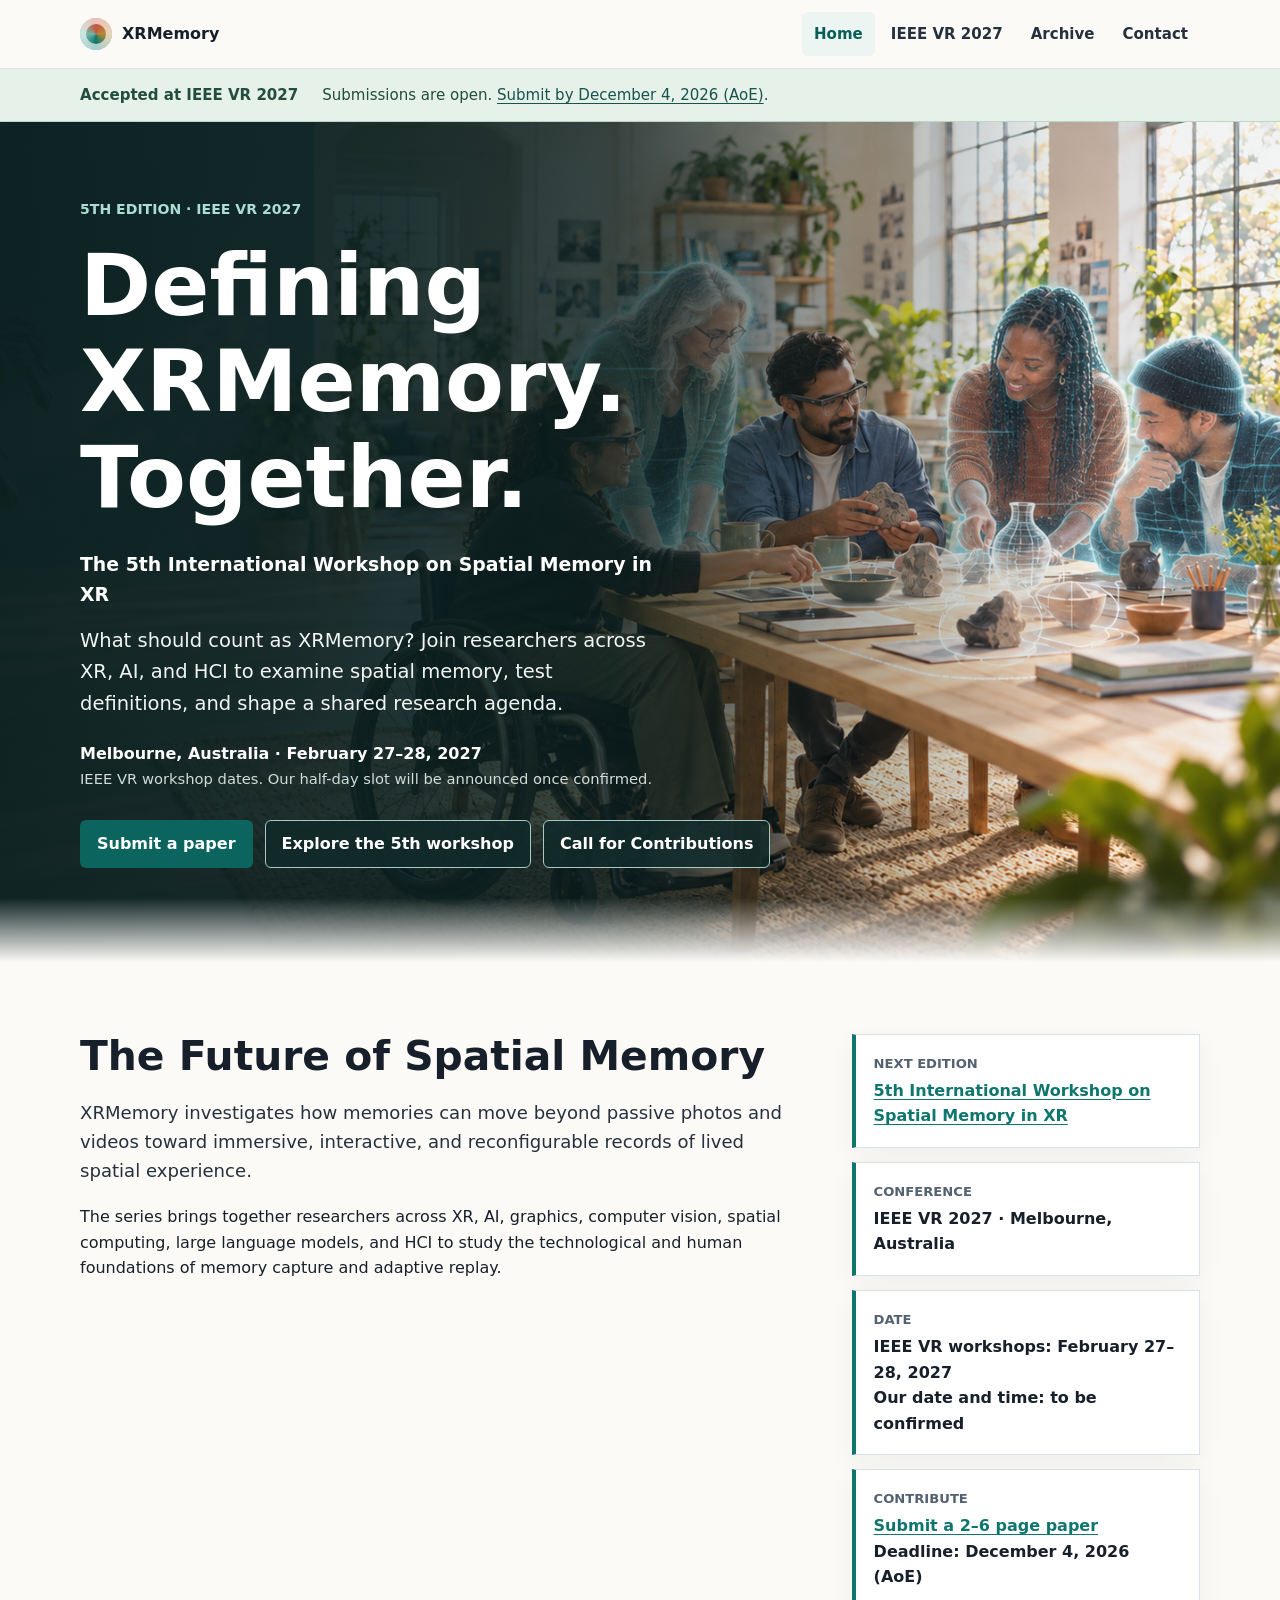
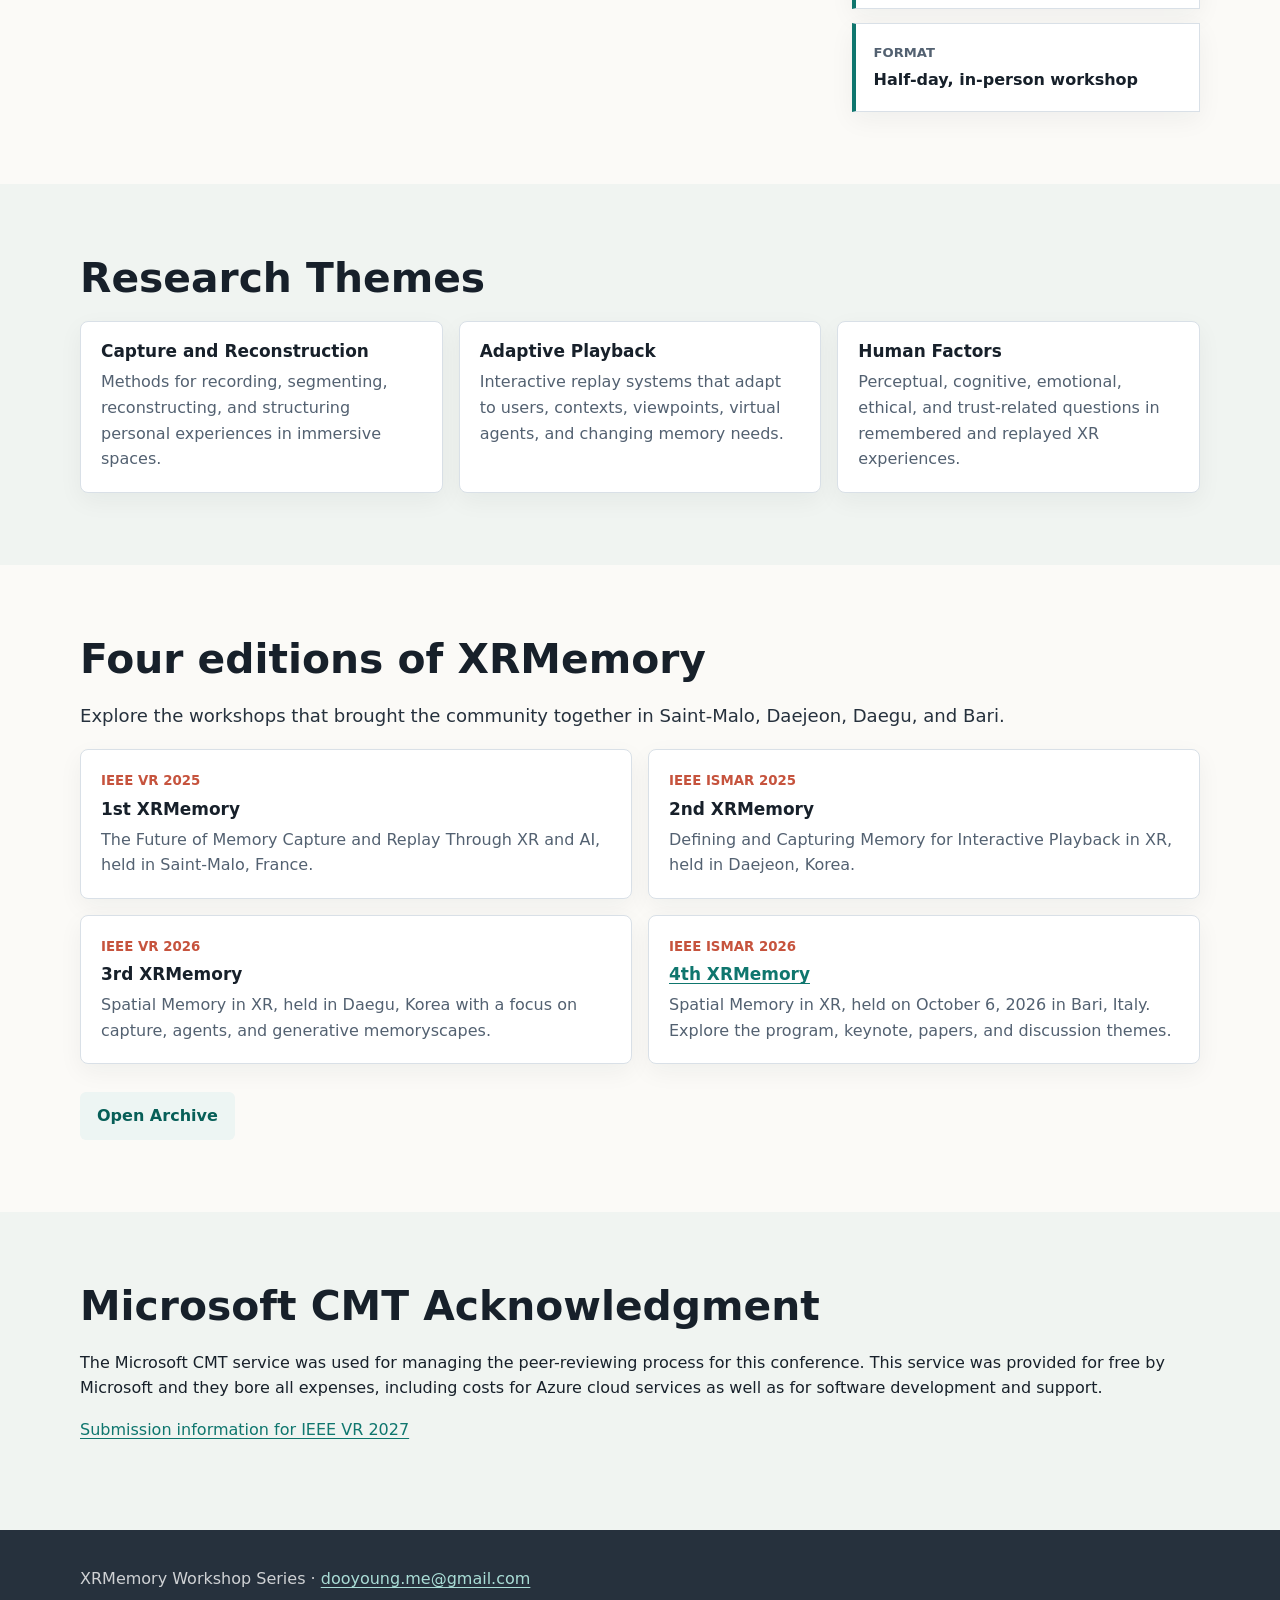
<file: index.html>
<!doctype html>
<html lang="en">
  <head>
    <meta charset="utf-8">
    <meta name="viewport" content="width=device-width, initial-scale=1">
    <title>XRMemory | 5th Workshop at IEEE VR 2027</title>
    <meta name="description" content="XRMemory returns at IEEE VR 2027 in Melbourne. Explore the accepted fifth workshop on spatial memory in XR, its Call for Contributions, and four past editions.">
    <meta property="og:type" content="website">
    <meta property="og:site_name" content="XRMemory">
    <meta property="og:title" content="5th XRMemory · IEEE VR 2027">
    <meta property="og:description" content="The 5th International Workshop on Spatial Memory in XR, accepted at IEEE VR 2027 in Melbourne. Explore the Call for Contributions and workshop program.">
    <meta property="og:url" content="https://xrmemory.org/">
    <meta property="og:image" content="https://xrmemory.org/assets/xrmemory-hero-vr2027.png">
    <meta name="twitter:card" content="summary_large_image">
    <meta name="twitter:title" content="5th XRMemory · IEEE VR 2027">
    <meta name="twitter:description" content="The 5th International Workshop on Spatial Memory in XR, accepted at IEEE VR 2027 in Melbourne. Explore the Call for Contributions and workshop program.">
    <meta name="twitter:image" content="https://xrmemory.org/assets/xrmemory-hero-vr2027.png">
    <link rel="canonical" href="https://xrmemory.org/">
    <link rel="stylesheet" href="assets/styles.css">
    <link rel="stylesheet" href="workshop/vr2027/vr2027.css">
  </head>
  <body class="vr2027 home-page">
    <a class="skip-link" href="#main">Skip to content</a>
    <header class="site-header">
      <nav class="nav" aria-label="Main navigation">
        <a class="brand" href="/"><span class="brand-mark" aria-hidden="true"></span><span>XRMemory</span></a>
        <button class="nav-toggle" type="button" aria-expanded="false" aria-controls="main-links">Menu</button>
        <div class="nav-links" id="main-links">
          <a href="/" aria-current="page">Home</a>
          <a href="/workshop/vr2027/">IEEE VR 2027</a>
          <a href="/archive/">Archive</a>
          <a href="/workshop/vr2027/#contact">Contact</a>
        </div>
      </nav>
    </header>

    <main id="main">
      <div class="event-banner"><div class="container"><strong>Accepted at IEEE VR 2027</strong><span>Submissions are open. <a href="https://cmt3.research.microsoft.com/XRMemory2027">Submit by December 4, 2026 (AoE)</a>.</span></div></div>
      <section class="hero workshop-hero">
        <img class="hero-bg" src="assets/xrmemory-hero-vr2027.png" alt="" aria-hidden="true" fetchpriority="high">
        <div class="hero-inner">
          <p class="eyebrow">5th edition · IEEE VR 2027</p>
          <h1>Defining XRMemory.<br>Together.</h1>
          <p class="hero-subtitle">The 5th International Workshop on Spatial Memory in XR</p>
          <p class="hero-copy">What should count as XRMemory? Join researchers across XR, AI, and HCI to examine spatial memory, test definitions, and shape a shared research agenda.</p>
          <p class="hero-date">Melbourne, Australia · February 27–28, 2027<br><span>IEEE VR workshop dates. Our half-day slot will be announced once confirmed.</span></p>
          <div class="hero-actions">
            <a class="button" href="https://cmt3.research.microsoft.com/XRMemory2027">Submit a paper</a>
            <a class="button secondary" href="workshop/vr2027/">Explore the 5th workshop</a>
            <a class="button secondary" href="workshop/vr2027/#contribute">Call for Contributions</a>
          </div>
        </div>
      </section>

      <section class="section">
        <div class="container intro-grid">
          <div>
            <h2>The Future of Spatial Memory</h2>
            <p class="lead">XRMemory investigates how memories can move beyond passive photos and videos toward immersive, interactive, and reconfigurable records of lived spatial experience.</p>
            <p>The series brings together researchers across XR, AI, graphics, computer vision, spatial computing, large language models, and HCI to study the technological and human foundations of memory capture and adaptive replay.</p>
          </div>
          <dl class="meta-list">
            <div class="meta-item">
              <dt>Next Edition</dt>
              <dd><a href="workshop/vr2027/">5th International Workshop on Spatial Memory in XR</a></dd>
            </div>
            <div class="meta-item">
              <dt>Conference</dt>
              <dd>IEEE VR 2027 · Melbourne, Australia</dd>
            </div>
            <div class="meta-item">
              <dt>Date</dt>
              <dd>IEEE VR workshops: February 27–28, 2027<br>Our date and time: to be confirmed</dd>
            </div>
            <div class="meta-item">
              <dt>Contribute</dt>
              <dd><a href="https://cmt3.research.microsoft.com/XRMemory2027">Submit a 2–6 page paper</a><br>Deadline: December 4, 2026 (AoE)</dd>
            </div>
            <div class="meta-item">
              <dt>Format</dt>
              <dd>Half-day, in-person workshop</dd>
            </div>
          </dl>
        </div>
      </section>

      <section class="section alt">
        <div class="container">
          <h2>Research Themes</h2>
          <div class="topic-grid">
            <article class="topic">
              <h3>Capture and Reconstruction</h3>
              <p>Methods for recording, segmenting, reconstructing, and structuring personal experiences in immersive spaces.</p>
            </article>
            <article class="topic">
              <h3>Adaptive Playback</h3>
              <p>Interactive replay systems that adapt to users, contexts, viewpoints, virtual agents, and changing memory needs.</p>
            </article>
            <article class="topic">
              <h3>Human Factors</h3>
              <p>Perceptual, cognitive, emotional, ethical, and trust-related questions in remembered and replayed XR experiences.</p>
            </article>
          </div>
        </div>
      </section>

      <section class="section">
        <div class="container">
          <h2>Four editions of XRMemory</h2>
          <p class="lead">Explore the workshops that brought the community together in Saint-Malo, Daejeon, Daegu, and Bari.</p>
          <div class="series-grid">
            <article class="archive-card">
              <small>IEEE VR 2025</small>
              <h3>1st XRMemory</h3>
              <p>The Future of Memory Capture and Replay Through XR and AI, held in Saint-Malo, France.</p>
            </article>
            <article class="archive-card">
              <small>IEEE ISMAR 2025</small>
              <h3>2nd XRMemory</h3>
              <p>Defining and Capturing Memory for Interactive Playback in XR, held in Daejeon, Korea.</p>
            </article>
            <article class="archive-card">
              <small>IEEE VR 2026</small>
              <h3>3rd XRMemory</h3>
              <p>Spatial Memory in XR, held in Daegu, Korea with a focus on capture, agents, and generative memoryscapes.</p>
            </article>
            <article class="archive-card">
              <small>IEEE ISMAR 2026</small>
              <h3><a href="workshop/ismar2026/">4th XRMemory</a></h3>
              <p>Spatial Memory in XR, held on October 6, 2026 in Bari, Italy. Explore the program, keynote, papers, and discussion themes.</p>
            </article>
          </div>
          <div class="button-row">
            <a class="button light" href="archive/">Open Archive</a>
          </div>
        </div>
      </section>

      <section class="section alt" id="acknowledgment">
        <div class="container">
          <h2>Microsoft CMT Acknowledgment</h2>
          <p>The Microsoft CMT service was used for managing the peer-reviewing process for this conference. This service was provided for free by Microsoft and they bore all expenses, including costs for Azure cloud services as well as for software development and support.</p>
          <p><a href="workshop/vr2027/#contribute">Submission information for IEEE VR 2027</a></p>
        </div>
      </section>
    </main>

    <footer class="footer">
      <div class="container">
        XRMemory Workshop Series · <a href="mailto:dooyoung.me@gmail.com">dooyoung.me@gmail.com</a>
      </div>
    </footer>
    <script src="assets/site.js"></script>
  </body>
</html>
</file>
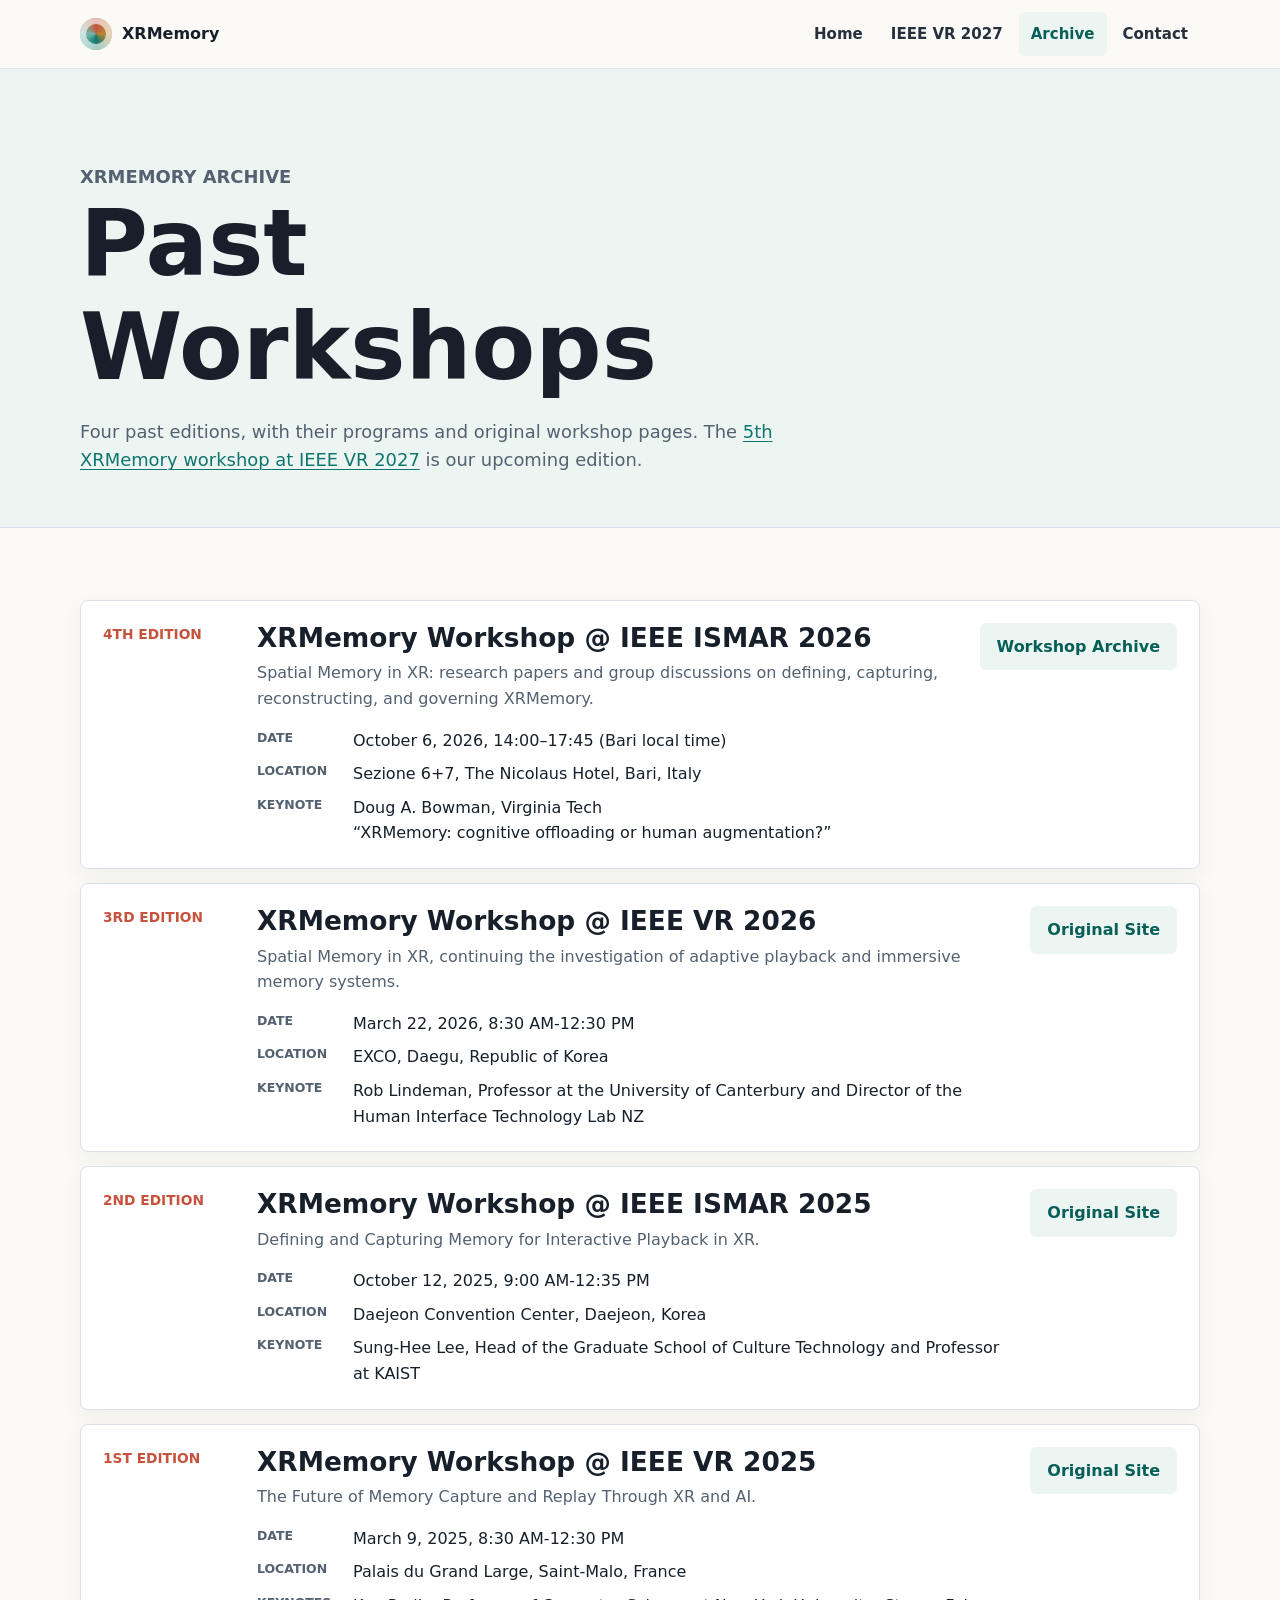
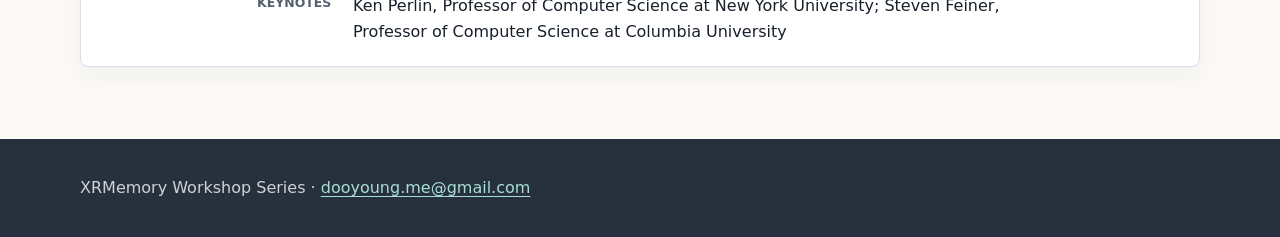
<file: archive/index.html>
<!doctype html>
<html lang="en">
  <head>
    <meta charset="utf-8">
    <meta name="viewport" content="width=device-width, initial-scale=1">
    <title>Archive | XRMemory</title>
    <meta name="description" content="Archive of past XRMemory workshops at IEEE VR and IEEE ISMAR.">
    <link rel="stylesheet" href="../assets/styles.css">
  </head>
  <body>
    <header class="site-header">
      <nav class="nav" aria-label="Main navigation">
        <a class="brand" href="/"><span class="brand-mark" aria-hidden="true"></span><span>XRMemory</span></a>
        <button class="nav-toggle" type="button" aria-expanded="false" aria-controls="main-links">Menu</button>
        <div class="nav-links" id="main-links">
          <a href="/">Home</a>
          <a href="/workshop/vr2027/">IEEE VR 2027</a>
          <a href="/archive/" aria-current="page">Archive</a>
          <a href="/workshop/vr2027/#contact">Contact</a>
        </div>
      </nav>
    </header>

    <main>
      <section class="page-hero">
        <div class="container">
          <p class="eyebrow">XRMemory Archive</p>
          <h1>Past Workshops</h1>
          <p>Four past editions, with their programs and original workshop pages. The <a href="../workshop/vr2027/">5th XRMemory workshop at IEEE VR 2027</a> is our upcoming edition.</p>
        </div>
      </section>

      <section class="section">
        <div class="container archive-list">
          <article class="archive-entry">
            <div class="archive-year">4th Edition</div>
            <div class="archive-main">
              <h2>XRMemory Workshop @ IEEE ISMAR 2026</h2>
              <p>Spatial Memory in XR: research papers and group discussions on defining, capturing, reconstructing, and governing XRMemory.</p>
              <dl class="archive-facts">
                <div><dt>Date</dt><dd>October 6, 2026, 14:00–17:45 (Bari local time)</dd></div>
                <div><dt>Location</dt><dd>Sezione 6+7, The Nicolaus Hotel, Bari, Italy</dd></div>
                <div><dt>Keynote</dt><dd>Doug A. Bowman, Virginia Tech<br>“XRMemory: cognitive offloading or human augmentation?”</dd></div>
              </dl>
            </div>
            <a class="button light" href="../workshop/ismar2026/">Workshop Archive</a>
          </article>

          <article class="archive-entry">
            <div class="archive-year">3rd Edition</div>
            <div class="archive-main">
              <h2>XRMemory Workshop @ IEEE VR 2026</h2>
              <p>Spatial Memory in XR, continuing the investigation of adaptive playback and immersive memory systems.</p>
              <dl class="archive-facts">
                <div><dt>Date</dt><dd>March 22, 2026, 8:30 AM-12:30 PM</dd></div>
                <div><dt>Location</dt><dd>EXCO, Daegu, Republic of Korea</dd></div>
                <div><dt>Keynote</dt><dd>Rob Lindeman, Professor at the University of Canterbury and Director of the Human Interface Technology Lab NZ</dd></div>
              </dl>
            </div>
            <a class="button light" href="https://sites.google.com/view/xrmemory26-ieee-vr2026/main">Original Site</a>
          </article>

          <article class="archive-entry">
            <div class="archive-year">2nd Edition</div>
            <div class="archive-main">
              <h2>XRMemory Workshop @ IEEE ISMAR 2025</h2>
              <p>Defining and Capturing Memory for Interactive Playback in XR.</p>
              <dl class="archive-facts">
                <div><dt>Date</dt><dd>October 12, 2025, 9:00 AM-12:35 PM</dd></div>
                <div><dt>Location</dt><dd>Daejeon Convention Center, Daejeon, Korea</dd></div>
                <div><dt>Keynote</dt><dd>Sung-Hee Lee, Head of the Graduate School of Culture Technology and Professor at KAIST</dd></div>
              </dl>
            </div>
            <a class="button light" href="https://sites.google.com/view/xrmemory25/main">Original Site</a>
          </article>

          <article class="archive-entry">
            <div class="archive-year">1st Edition</div>
            <div class="archive-main">
              <h2>XRMemory Workshop @ IEEE VR 2025</h2>
              <p>The Future of Memory Capture and Replay Through XR and AI.</p>
              <dl class="archive-facts">
                <div><dt>Date</dt><dd>March 9, 2025, 8:30 AM-12:30 PM</dd></div>
                <div><dt>Location</dt><dd>Palais du Grand Large, Saint-Malo, France</dd></div>
                <div><dt>Keynotes</dt><dd>Ken Perlin, Professor of Computer Science at New York University; Steven Feiner, Professor of Computer Science at Columbia University</dd></div>
              </dl>
            </div>
            <a class="button light" href="https://sites.google.com/view/spatial-memory-vr-2025/main">Original Site</a>
          </article>
        </div>
      </section>
    </main>

    <footer class="footer">
      <div class="container">
        XRMemory Workshop Series · <a href="mailto:dooyoung.me@gmail.com">dooyoung.me@gmail.com</a>
      </div>
    </footer>
    <script src="../assets/site.js"></script>
  </body>
</html>
</file>
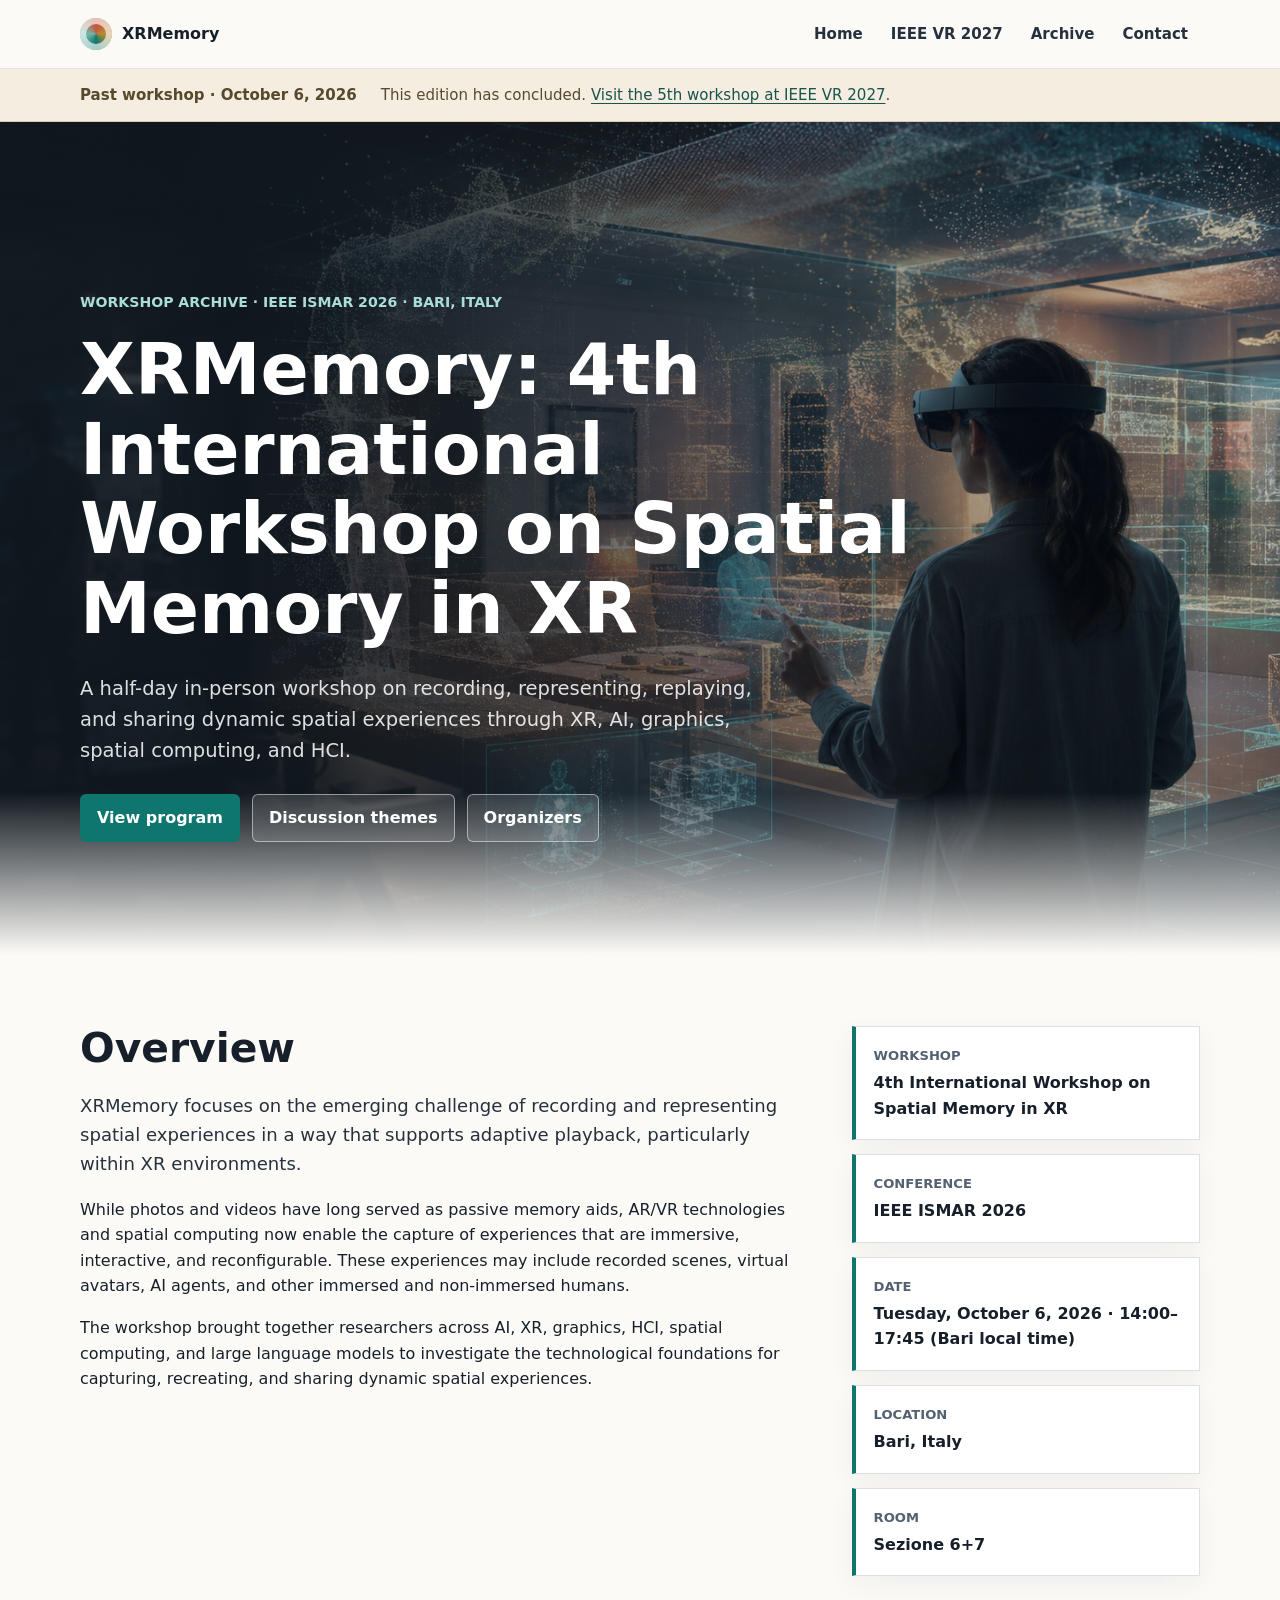
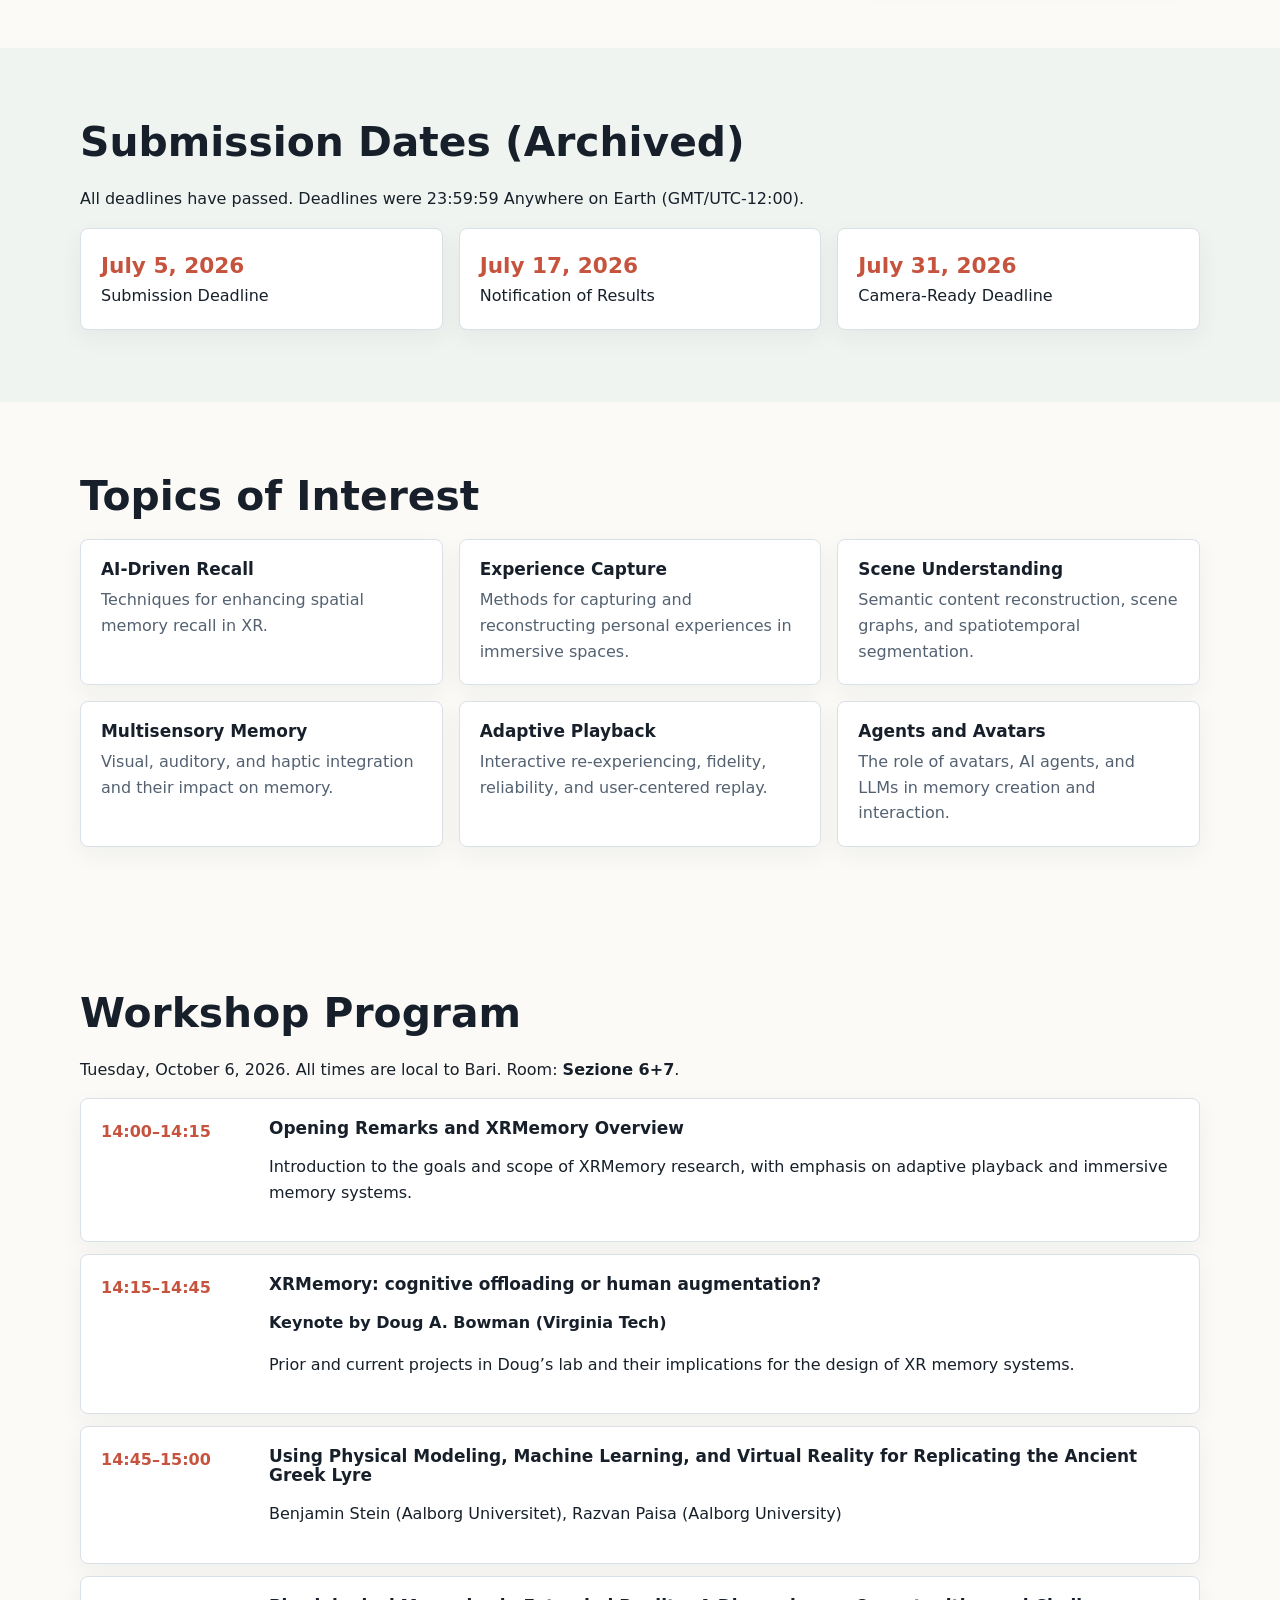
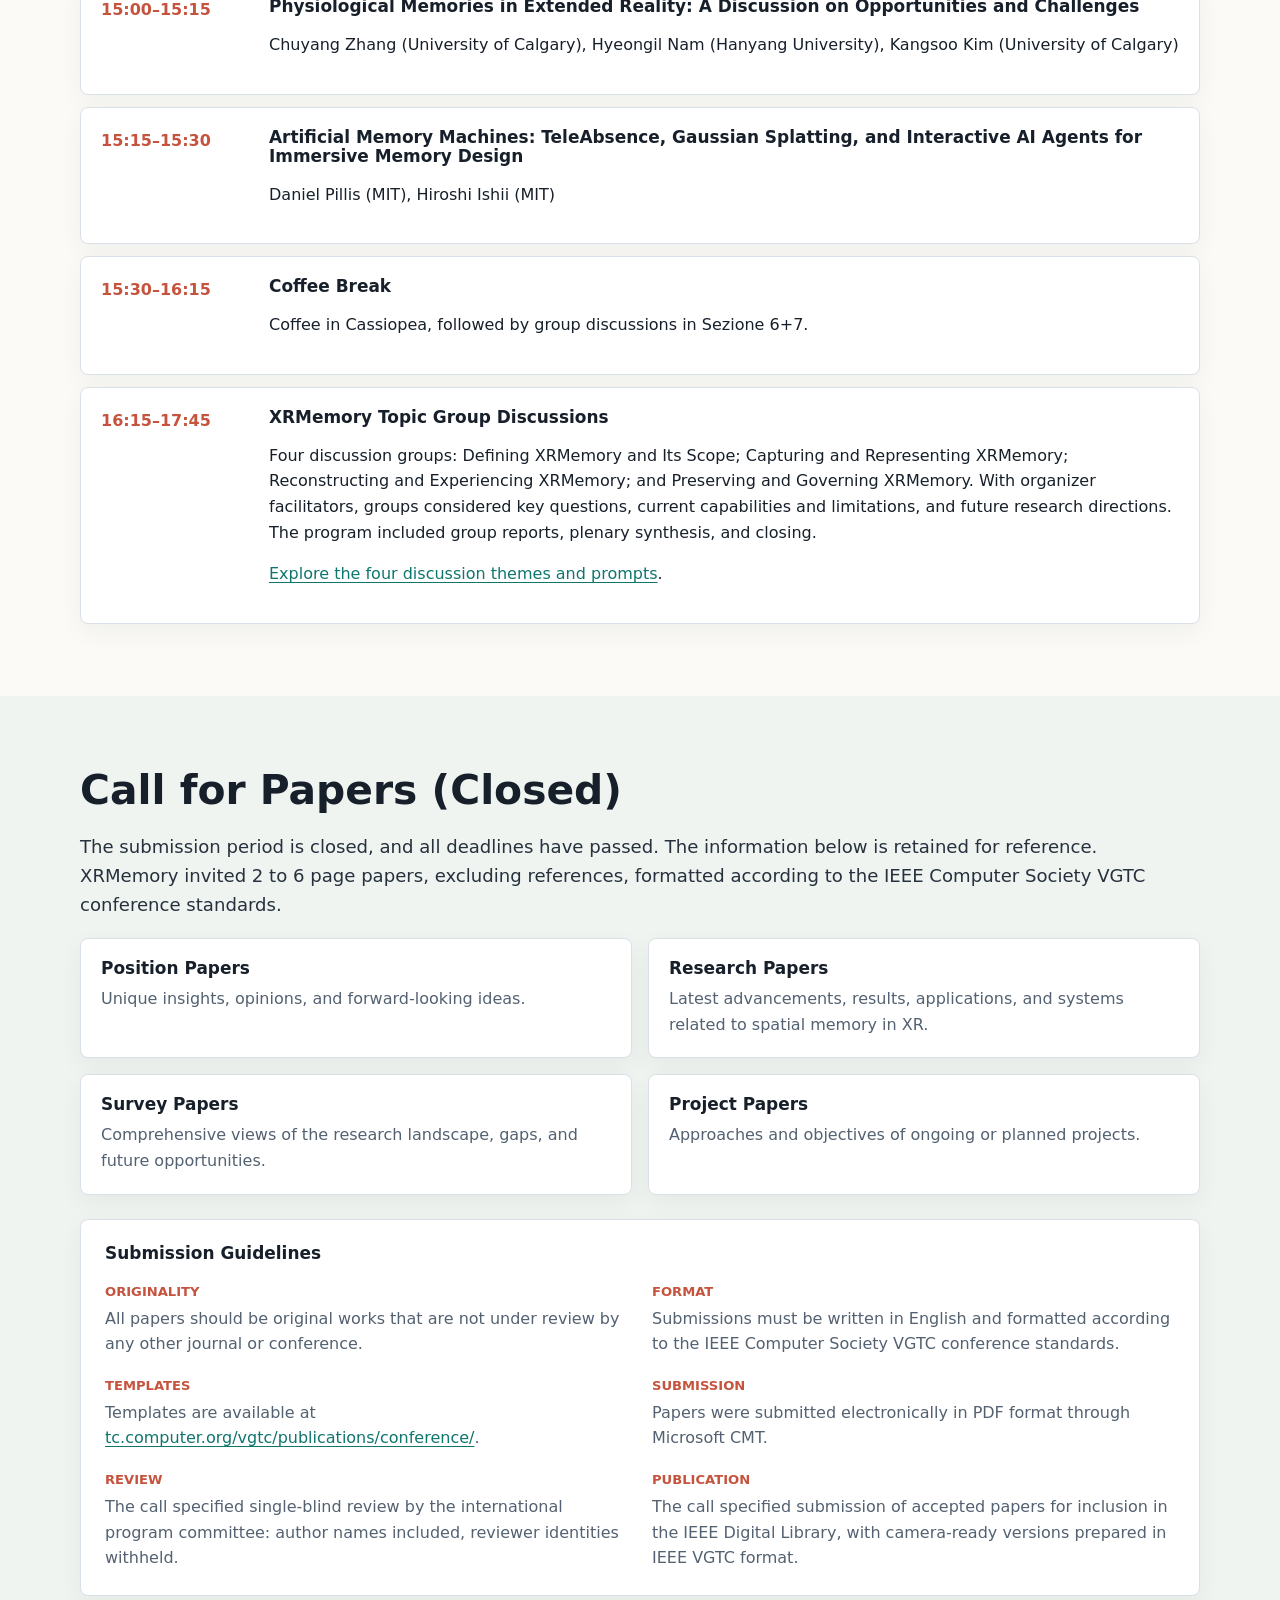
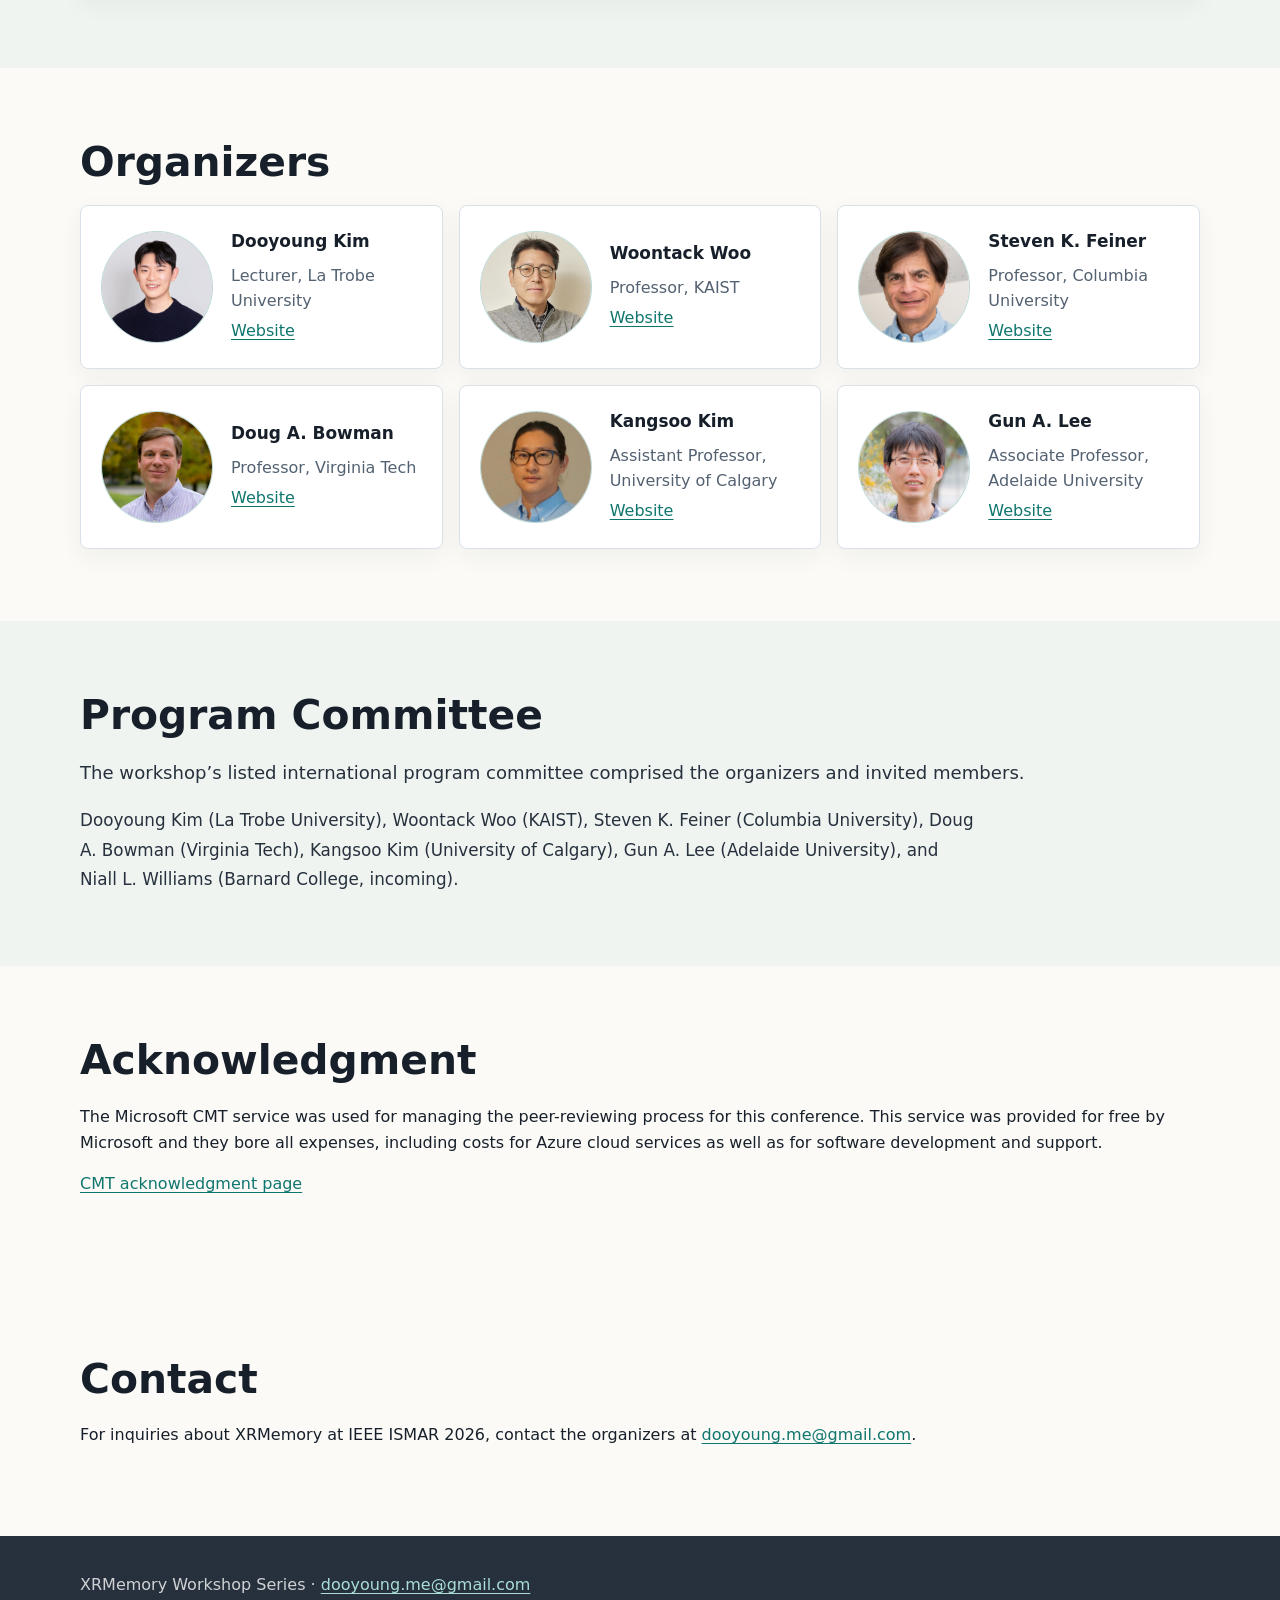
<file: workshop/ismar2026/index.html>
<!doctype html>
<html lang="en">
  <head>
    <meta charset="utf-8">
    <meta name="viewport" content="width=device-width, initial-scale=1">
    <title>ISMAR 2026 Archive | 4th XRMemory Workshop</title>
    <meta name="description" content="XRMemory: 4th International Workshop on Spatial Memory in XR, held on Tuesday, October 6, 2026, from 14:00 to 17:45 (Bari local time) at IEEE ISMAR 2026 in Bari, Italy.">
    <meta property="og:type" content="website">
    <meta property="og:site_name" content="XRMemory">
    <meta property="og:title" content="ISMAR 2026 Archive | 4th XRMemory Workshop">
    <meta property="og:description" content="Tuesday, October 6, 2026, from 14:00 to 17:45 (Bari local time) at IEEE ISMAR 2026 in Bari, Italy.">
    <meta property="og:url" content="https://xrmemory.org/workshop/ismar2026/">
    <meta property="og:image" content="https://xrmemory.org/assets/xrmemory-og-ismar2026.png">
    <meta property="og:image:width" content="1200">
    <meta property="og:image:height" content="630">
    <meta name="twitter:card" content="summary_large_image">
    <meta name="twitter:title" content="ISMAR 2026 Archive | 4th XRMemory Workshop">
    <meta name="twitter:description" content="Tuesday, October 6, 2026, from 14:00 to 17:45 (Bari local time) at IEEE ISMAR 2026 in Bari, Italy.">
    <meta name="twitter:image" content="https://xrmemory.org/assets/xrmemory-og-ismar2026.png">
    <link rel="stylesheet" href="../../assets/styles.css">
  </head>
  <body>
    <header class="site-header">
      <nav class="nav" aria-label="Main navigation">
        <a class="brand" href="/"><span class="brand-mark" aria-hidden="true"></span><span>XRMemory</span></a>
        <button class="nav-toggle" type="button" aria-expanded="false" aria-controls="main-links">Menu</button>
        <div class="nav-links" id="main-links">
          <a href="/">Home</a>
          <a href="/workshop/vr2027/">IEEE VR 2027</a>
          <a href="/archive/">Archive</a>
          <a href="/workshop/vr2027/#contact">Contact</a>
        </div>
      </nav>
    </header>

    <main>
      <div class="event-banner archive-banner"><div class="container"><strong>Past workshop · October 6, 2026</strong><span>This edition has concluded. <a href="../vr2027/">Visit the 5th workshop at IEEE VR 2027</a>.</span></div></div>
      <section class="hero workshop-hero">
        <img class="hero-bg" src="../../assets/xrmemory-hero.png" alt="" aria-hidden="true">
        <div class="hero-inner">
          <p class="eyebrow">Workshop archive · IEEE ISMAR 2026 · Bari, Italy</p>
          <h1>XRMemory: 4th International Workshop on Spatial Memory in XR</h1>
          <p class="hero-copy">A half-day in-person workshop on recording, representing, replaying, and sharing dynamic spatial experiences through XR, AI, graphics, spatial computing, and HCI.</p>
          <div class="hero-actions">
            <a class="button" href="#program">View program</a>
            <a class="button secondary" href="groups/">Discussion themes</a>
            <a class="button secondary" href="#organizers">Organizers</a>
          </div>
        </div>
      </section>

      <section class="section">
        <div class="container intro-grid">
          <div>
            <h2>Overview</h2>
            <p class="lead">XRMemory focuses on the emerging challenge of recording and representing spatial experiences in a way that supports adaptive playback, particularly within XR environments.</p>
            <p>While photos and videos have long served as passive memory aids, AR/VR technologies and spatial computing now enable the capture of experiences that are immersive, interactive, and reconfigurable. These experiences may include recorded scenes, virtual avatars, AI agents, and other immersed and non-immersed humans.</p>
            <p>The workshop brought together researchers across AI, XR, graphics, HCI, spatial computing, and large language models to investigate the technological foundations for capturing, recreating, and sharing dynamic spatial experiences.</p>
          </div>
          <dl class="meta-list">
            <div class="meta-item">
              <dt>Workshop</dt>
              <dd>4th International Workshop on Spatial Memory in XR</dd>
            </div>
            <div class="meta-item">
              <dt>Conference</dt>
              <dd>IEEE ISMAR 2026</dd>
            </div>
            <div class="meta-item">
              <dt>Date</dt>
              <dd>Tuesday, October 6, 2026 · 14:00–17:45 (Bari local time)</dd>
            </div>
            <div class="meta-item">
              <dt>Location</dt>
              <dd>Bari, Italy</dd>
            </div>
            <div class="meta-item">
              <dt>Room</dt>
              <dd>Sezione 6+7</dd>
            </div>
          </dl>
        </div>
      </section>

      <section class="section alt">
        <div class="container">
          <h2>Submission Dates (Archived)</h2>
          <p>All deadlines have passed. Deadlines were 23:59:59 Anywhere on Earth (GMT/UTC-12:00).</p>
          <div class="deadline-grid">
            <article class="deadline"><strong>July 5, 2026</strong><span>Submission Deadline</span></article>
            <article class="deadline"><strong>July 17, 2026</strong><span>Notification of Results</span></article>
            <article class="deadline"><strong>July 31, 2026</strong><span>Camera-Ready Deadline</span></article>
          </div>
        </div>
      </section>

      <section class="section">
        <div class="container">
          <h2>Topics of Interest</h2>
          <div class="topic-grid">
            <article class="topic"><h3>AI-Driven Recall</h3><p>Techniques for enhancing spatial memory recall in XR.</p></article>
            <article class="topic"><h3>Experience Capture</h3><p>Methods for capturing and reconstructing personal experiences in immersive spaces.</p></article>
            <article class="topic"><h3>Scene Understanding</h3><p>Semantic content reconstruction, scene graphs, and spatiotemporal segmentation.</p></article>
            <article class="topic"><h3>Multisensory Memory</h3><p>Visual, auditory, and haptic integration and their impact on memory.</p></article>
            <article class="topic"><h3>Adaptive Playback</h3><p>Interactive re-experiencing, fidelity, reliability, and user-centered replay.</p></article>
            <article class="topic"><h3>Agents and Avatars</h3><p>The role of avatars, AI agents, and LLMs in memory creation and interaction.</p></article>
          </div>
        </div>
      </section>

      <section class="section" id="program">
        <div class="container">
          <h2>Workshop Program</h2>
          <p>Tuesday, October 6, 2026. All times are local to Bari. Room: <strong>Sezione 6+7</strong>.</p>
          <div class="timeline">
            <article class="schedule-item">
              <div class="time">14:00–14:15</div>
              <div><h3>Opening Remarks and XRMemory Overview</h3><p>Introduction to the goals and scope of XRMemory research, with emphasis on adaptive playback and immersive memory systems.</p></div>
            </article>
            <article class="schedule-item">
              <div class="time">14:15–14:45</div>
              <div><h3>XRMemory: cognitive offloading or human augmentation?</h3><p><strong>Keynote by Doug A. Bowman (Virginia Tech)</strong></p><p>Prior and current projects in Doug’s lab and their implications for the design of XR memory systems.</p></div>
            </article>
            <article class="schedule-item">
              <div class="time">14:45–15:00</div>
              <div><h3>Using Physical Modeling, Machine Learning, and Virtual Reality for Replicating the Ancient Greek Lyre</h3><p>Benjamin Stein (Aalborg Universitet), Razvan Paisa (Aalborg University)</p></div>
            </article>
            <article class="schedule-item">
              <div class="time">15:00–15:15</div>
              <div><h3>Physiological Memories in Extended Reality: A Discussion on Opportunities and Challenges</h3><p>Chuyang Zhang (University of Calgary), Hyeongil Nam (Hanyang University), Kangsoo Kim (University of Calgary)</p></div>
            </article>
            <article class="schedule-item">
              <div class="time">15:15–15:30</div>
              <div><h3>Artificial Memory Machines: TeleAbsence, Gaussian Splatting, and Interactive AI Agents for Immersive Memory Design</h3><p>Daniel Pillis (MIT), Hiroshi Ishii (MIT)</p></div>
            </article>
            <article class="schedule-item">
              <div class="time">15:30–16:15</div>
              <div><h3>Coffee Break</h3><p>Coffee in Cassiopea, followed by group discussions in Sezione 6+7.</p></div>
            </article>
            <article class="schedule-item">
              <div class="time">16:15–17:45</div>
              <div><h3>XRMemory Topic Group Discussions</h3><p>Four discussion groups: Defining XRMemory and Its Scope; Capturing and Representing XRMemory; Reconstructing and Experiencing XRMemory; and Preserving and Governing XRMemory. With organizer facilitators, groups considered key questions, current capabilities and limitations, and future research directions. The program included group reports, plenary synthesis, and closing.</p><p><a href="groups/">Explore the four discussion themes and prompts</a>.</p></div>
            </article>
          </div>
        </div>
      </section>

      <section class="section alt" id="submit">
        <div class="container">
          <h2>Call for Papers (Closed)</h2>
          <p class="lead">The submission period is closed, and all deadlines have passed. The information below is retained for reference. XRMemory invited 2 to 6 page papers, excluding references, formatted according to the IEEE Computer Society VGTC conference standards.</p>
          <div class="paper-type-grid">
            <article class="topic"><h3>Position Papers</h3><p>Unique insights, opinions, and forward-looking ideas.</p></article>
            <article class="topic"><h3>Research Papers</h3><p>Latest advancements, results, applications, and systems related to spatial memory in XR.</p></article>
            <article class="topic"><h3>Survey Papers</h3><p>Comprehensive views of the research landscape, gaps, and future opportunities.</p></article>
            <article class="topic"><h3>Project Papers</h3><p>Approaches and objectives of ongoing or planned projects.</p></article>
          </div>
          <div class="submission-panel">
            <h3>Submission Guidelines</h3>
            <dl class="submission-details">
              <div>
                <dt>Originality</dt>
                <dd>All papers should be original works that are not under review by any other journal or conference.</dd>
              </div>
              <div>
                <dt>Format</dt>
                <dd>Submissions must be written in English and formatted according to the IEEE Computer Society VGTC conference standards.</dd>
              </div>
              <div>
                <dt>Templates</dt>
                <dd>Templates are available at <a href="https://tc.computer.org/vgtc/publications/conference/">tc.computer.org/vgtc/publications/conference/</a>.</dd>
              </div>
              <div>
                <dt>Submission</dt>
                <dd>Papers were submitted electronically in PDF format through Microsoft CMT.</dd>
              </div>
              <div>
                <dt>Review</dt>
                <dd>The call specified single-blind review by the international program committee: author names included, reviewer identities withheld.</dd>
              </div>
              <div>
                <dt>Publication</dt>
                <dd>The call specified submission of accepted papers for inclusion in the IEEE Digital Library, with camera-ready versions prepared in IEEE VGTC format.</dd>
              </div>
            </dl>
          </div>
        </div>
      </section>

      <section class="section" id="organizers">
        <div class="container">
          <h2>Organizers</h2>
          <div class="organizer-grid">
            <article class="person"><span class="organizer-photo"><img src="../../assets/organizers/dooyoung_kim.jpg" alt="Dooyoung Kim" onerror="this.remove()"></span><div class="person-info"><h3>Dooyoung Kim</h3><p>Lecturer, La Trobe University</p><p><a href="https://dooyoung.me">Website</a></p></div></article>
            <article class="person"><span class="organizer-photo"><img src="../../assets/organizers/woontack_woo.jpg" alt="Woontack Woo" onerror="this.remove()"></span><div class="person-info"><h3>Woontack Woo</h3><p>Professor, KAIST</p><p><a href="https://uvrlab.org">Website</a></p></div></article>
            <article class="person"><span class="organizer-photo"><img src="../../assets/organizers/steven_feiner.png" alt="Steven K. Feiner" onerror="this.remove()"></span><div class="person-info"><h3>Steven K. Feiner</h3><p>Professor, Columbia University</p><p><a href="https://www.cs.columbia.edu/~feiner/">Website</a></p></div></article>
            <article class="person"><span class="organizer-photo"><img src="../../assets/organizers/doug_bowman.jpg" alt="Doug A. Bowman" onerror="this.remove()"></span><div class="person-info"><h3>Doug A. Bowman</h3><p>Professor, Virginia Tech</p><p><a href="https://wordpress.cs.vt.edu/3digroup/author/dbowman/">Website</a></p></div></article>
            <article class="person"><span class="organizer-photo"><img src="../../assets/organizers/kangsoo_kim.jpg" alt="Kangsoo Kim" onerror="this.remove()"></span><div class="person-info"><h3>Kangsoo Kim</h3><p>Assistant Professor, University of Calgary</p><p><a href="https://hxi-lab.ca">Website</a></p></div></article>
            <article class="person"><span class="organizer-photo"><img src="../../assets/organizers/gun_lee.jpeg" alt="Gun A. Lee" onerror="this.remove()"></span><div class="person-info"><h3>Gun A. Lee</h3><p>Associate Professor, Adelaide University</p><p><a href="https://researchers.adelaide.edu.au/profile/gun.lee">Website</a></p></div></article>
          </div>
        </div>
      </section>

      <section class="section alt" id="committee">
        <div class="container">
          <h2>Program Committee</h2>
          <p class="lead">The workshop’s listed international program committee comprised the organizers and invited members.</p>
          <p class="committee-list">Dooyoung Kim (La Trobe University), Woontack Woo (KAIST), Steven K. Feiner (Columbia University), Doug A. Bowman (Virginia Tech), Kangsoo Kim (University of Calgary), Gun A. Lee (Adelaide University), and Niall L. Williams (Barnard College, incoming).</p>
        </div>
      </section>

      <section class="section" id="acknowledgment">
        <div class="container">
          <h2>Acknowledgment</h2>
          <p>The Microsoft CMT service was used for managing the peer-reviewing process for this conference. This service was provided for free by Microsoft and they bore all expenses, including costs for Azure cloud services as well as for software development and support.</p>
          <p><a href="cmt-acknowledgment.html">CMT acknowledgment page</a></p>
        </div>
      </section>

      <section class="section">
        <div class="container">
          <h2>Contact</h2>
          <p>For inquiries about XRMemory at IEEE ISMAR 2026, contact the organizers at <a href="mailto:dooyoung.me@gmail.com">dooyoung.me@gmail.com</a>.</p>
        </div>
      </section>
    </main>

    <footer class="footer">
      <div class="container">
        XRMemory Workshop Series · <a href="mailto:dooyoung.me@gmail.com">dooyoung.me@gmail.com</a>
      </div>
    </footer>
    <script src="../../assets/site.js"></script>
  </body>
</html>
</file>
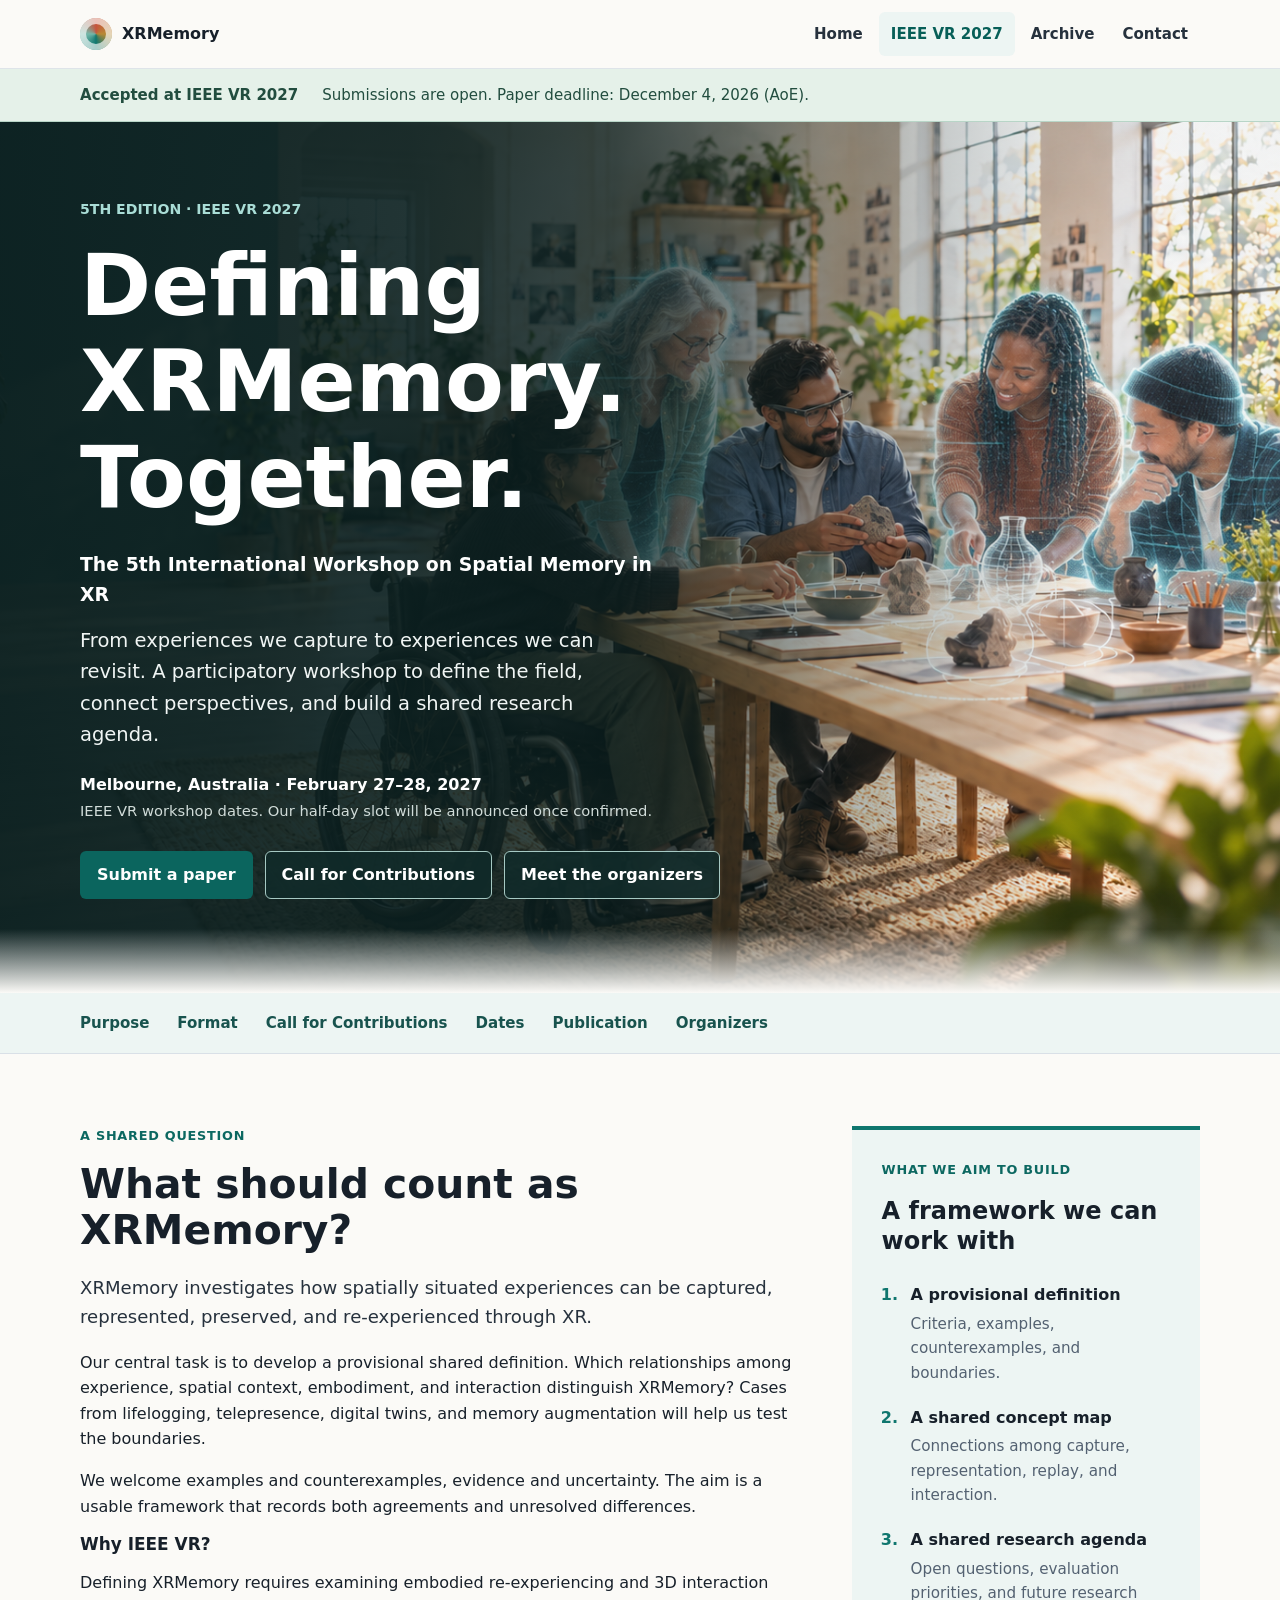
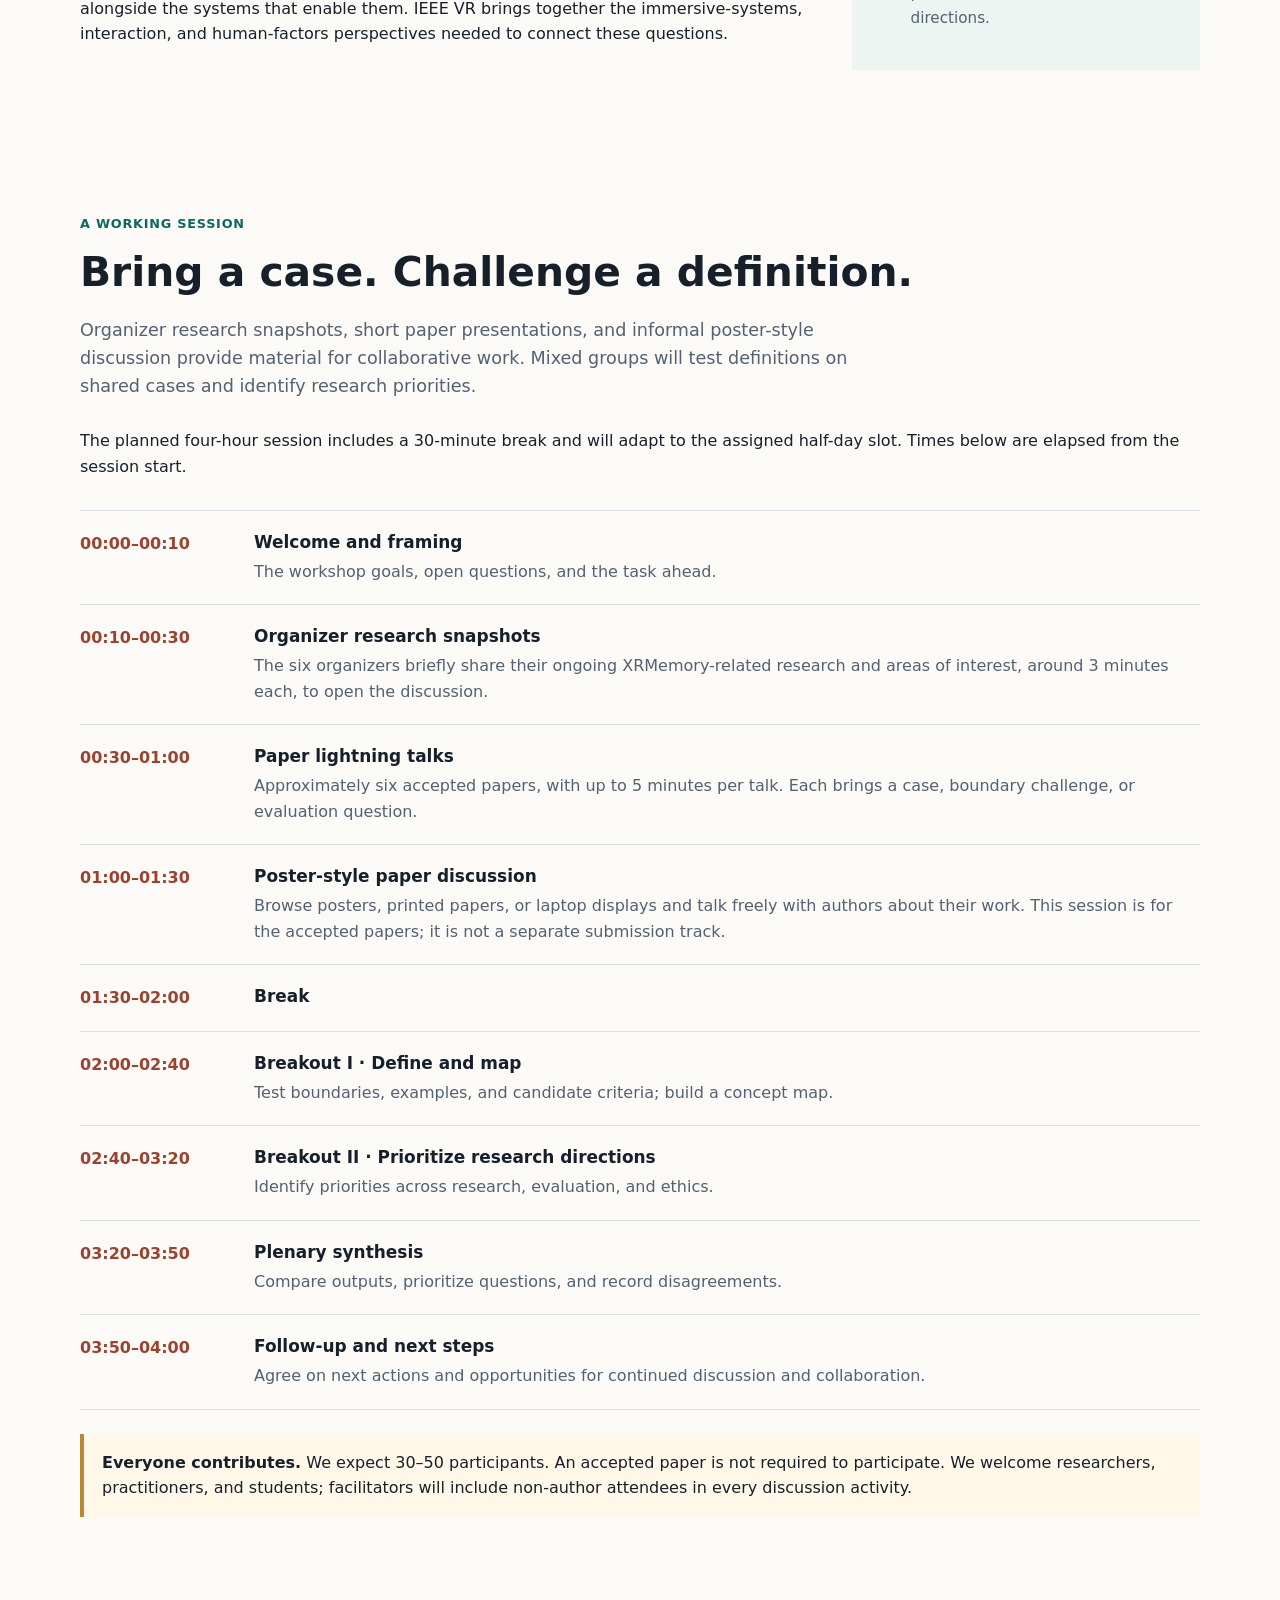
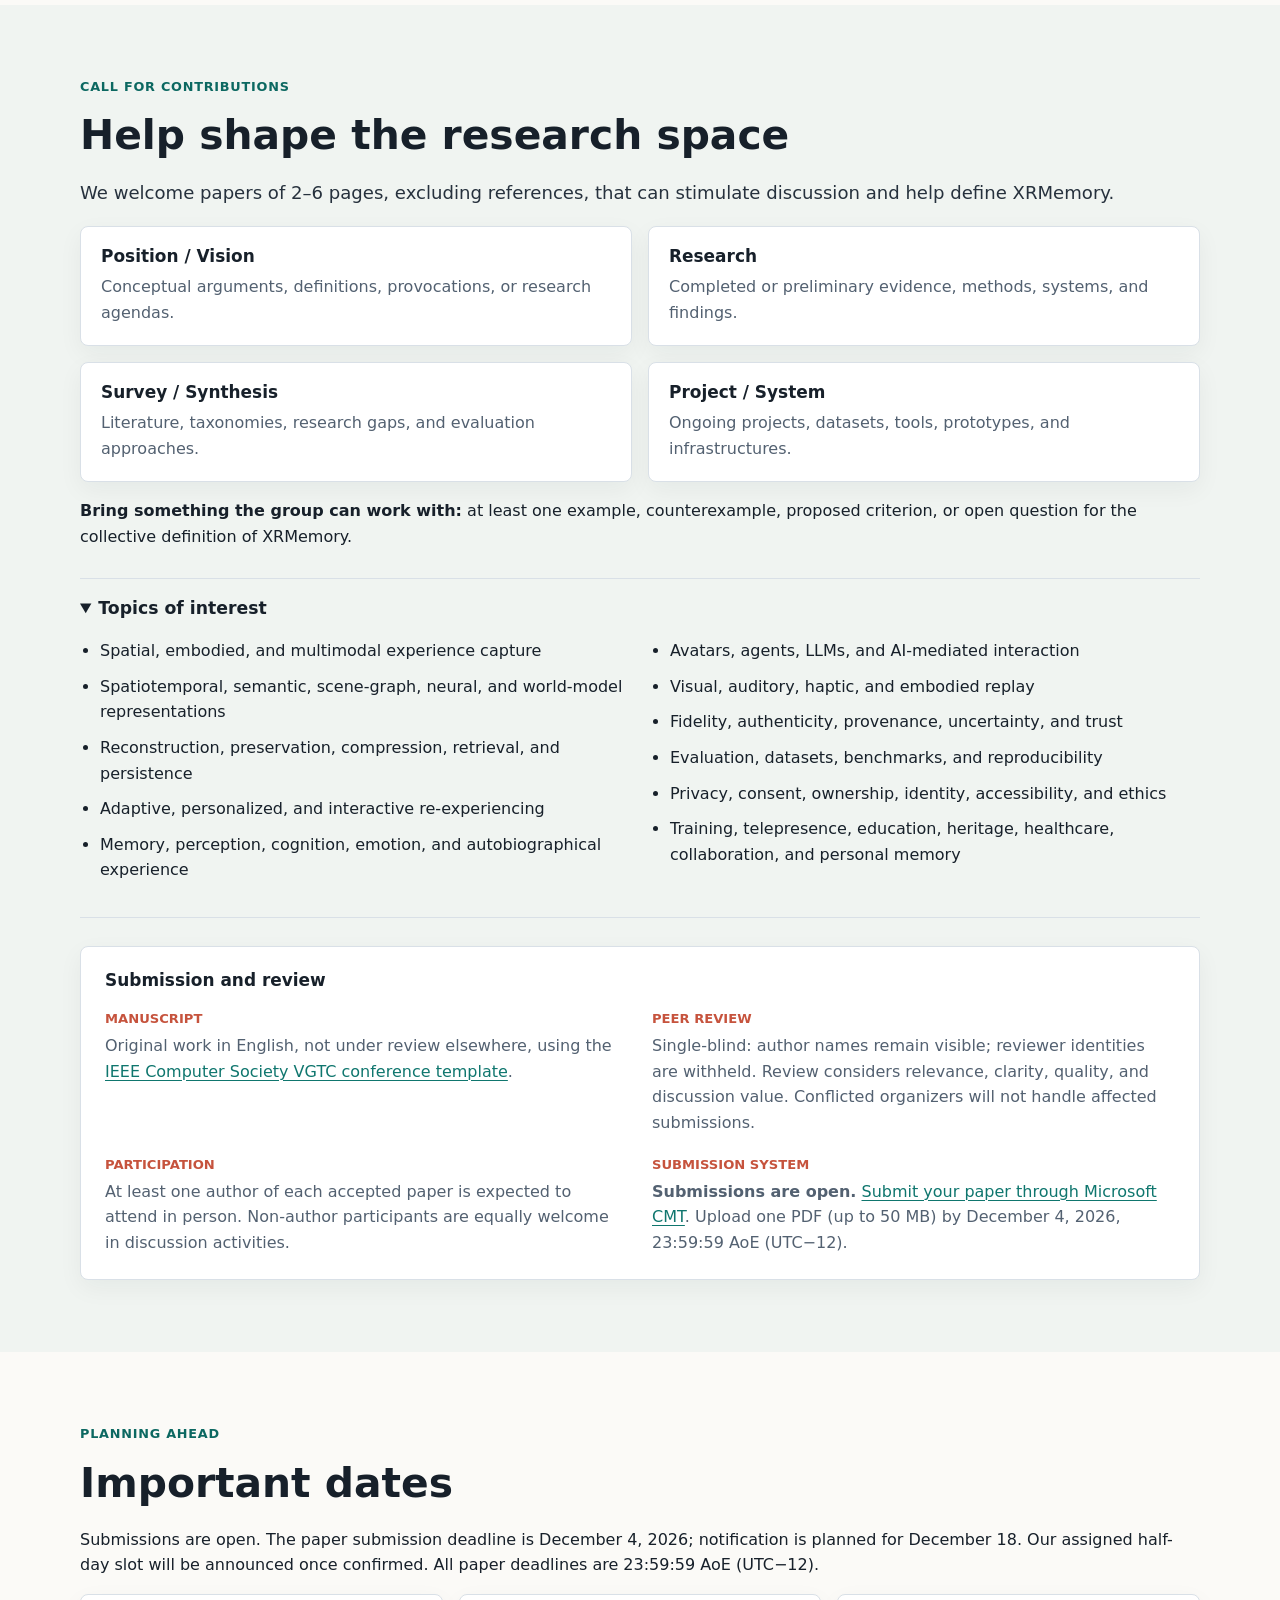
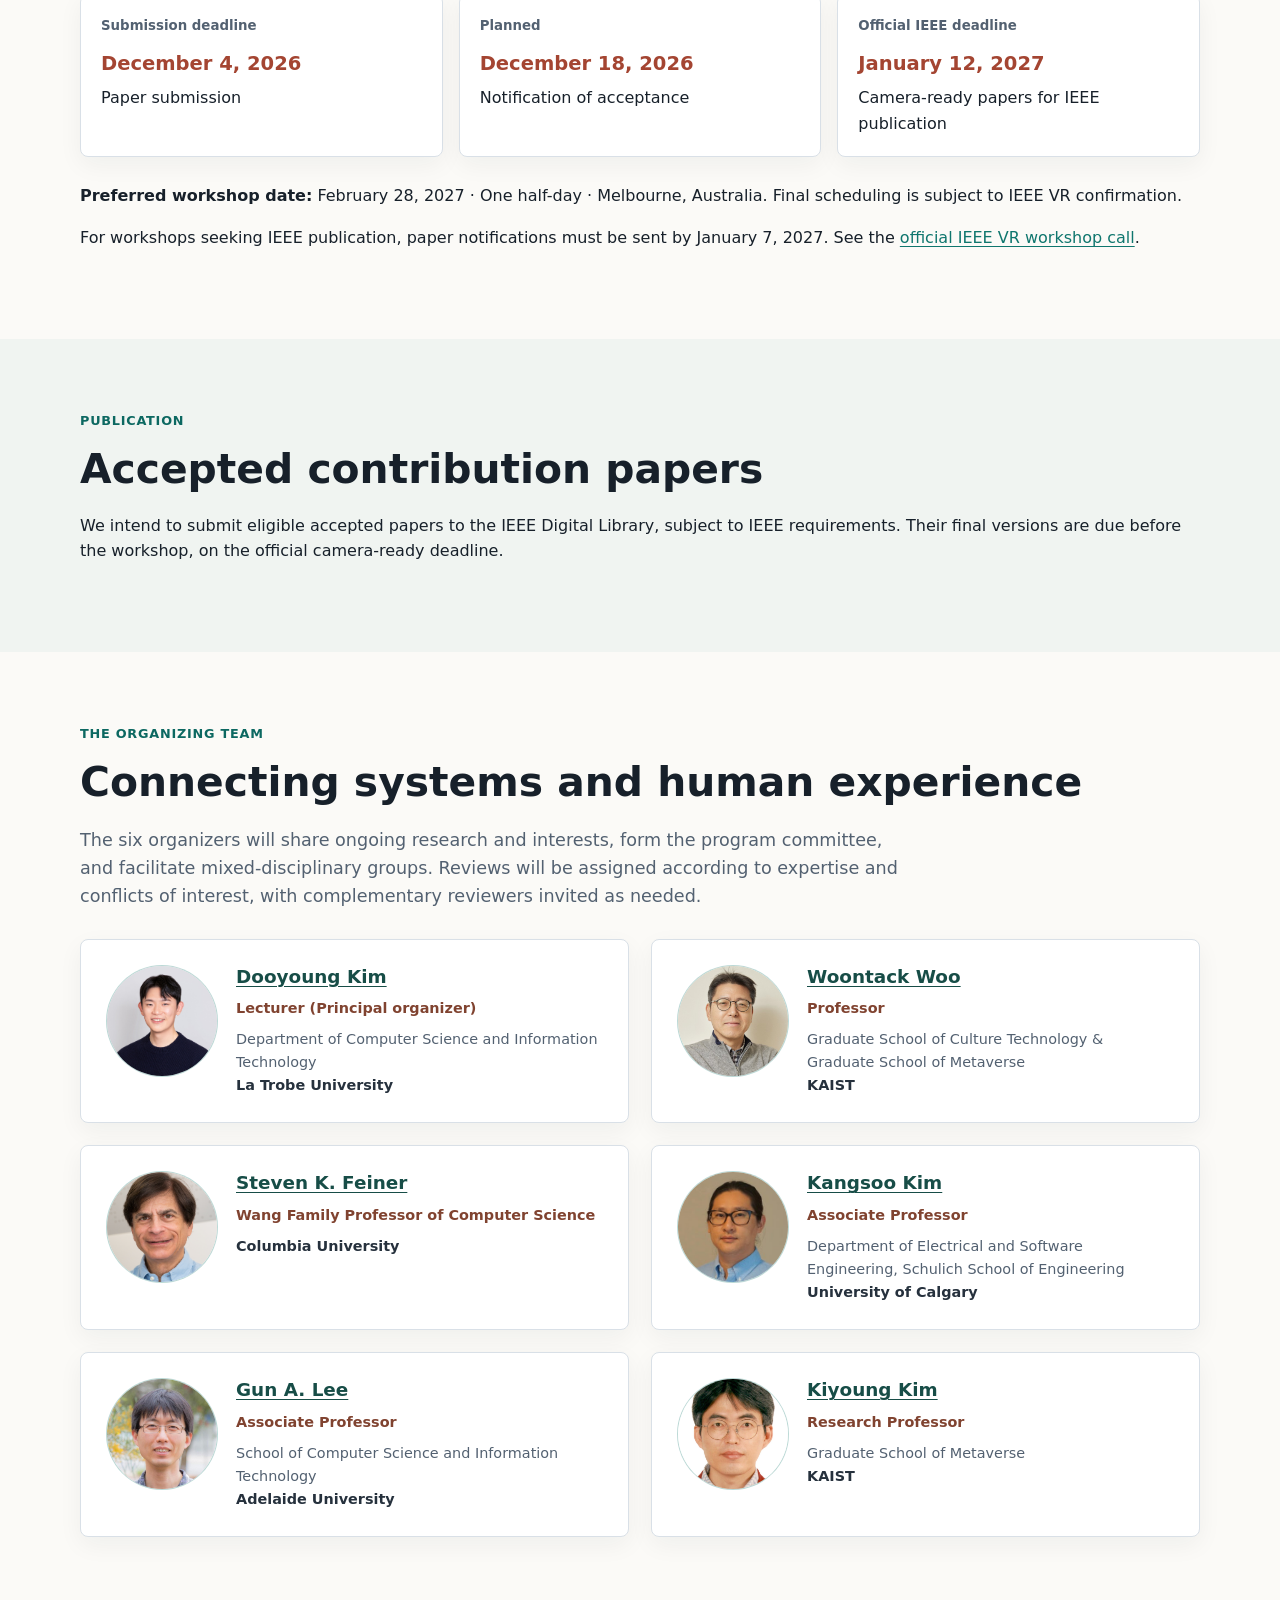
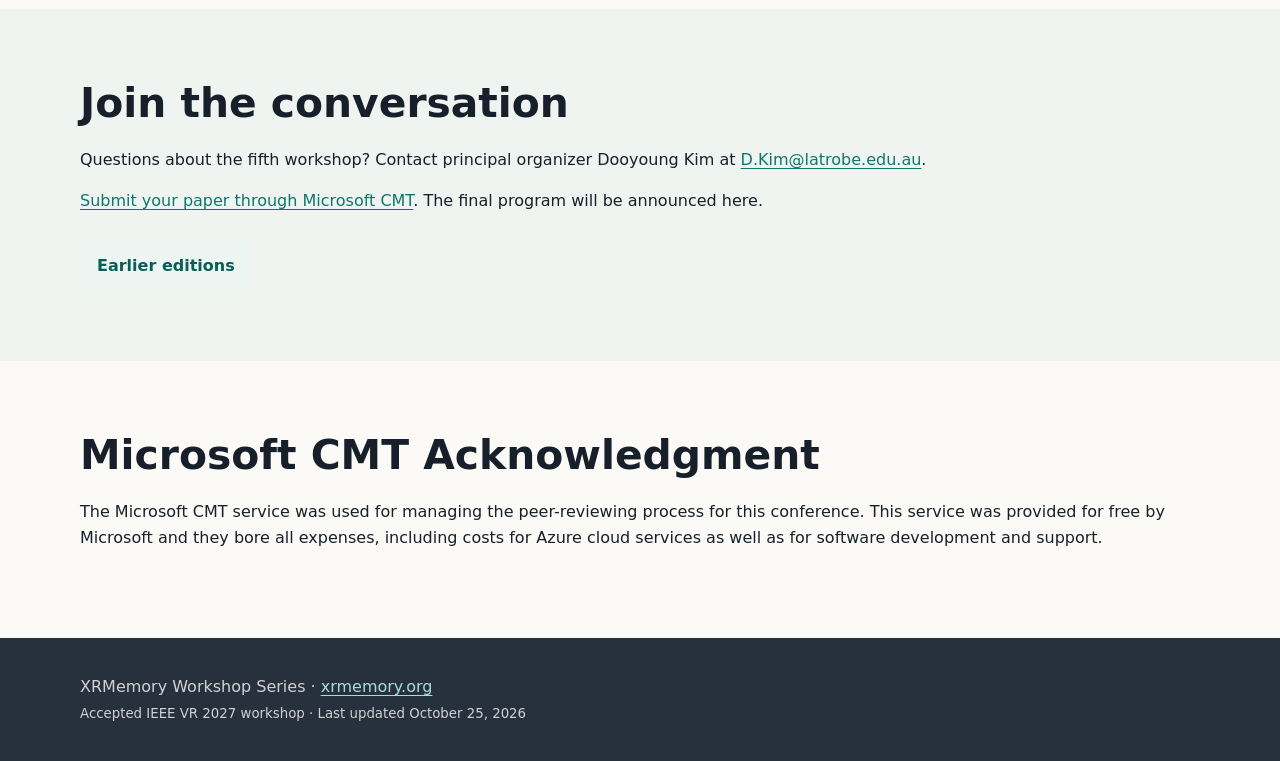
<file: workshop/vr2027/index.html>
<!doctype html>
<html lang="en">
<head>
  <meta charset="utf-8">
  <meta name="viewport" content="width=device-width, initial-scale=1">
  <title>5th XRMemory · IEEE VR 2027</title>
  <meta name="description" content="The accepted 5th XRMemory workshop at IEEE VR 2027 in Melbourne. Explore the call for contributions, planned program, and organizing team.">
  <link rel="canonical" href="https://xrmemory.org/workshop/vr2027/">
  <meta property="og:type" content="website">
  <meta property="og:site_name" content="XRMemory">
  <meta property="og:title" content="5th XRMemory · IEEE VR 2027">
  <meta property="og:description" content="Defining XRMemory together at IEEE VR 2027 in Melbourne. A half-day workshop on spatial memory in XR, with papers, discussion, and a shared research agenda.">
  <meta property="og:url" content="https://xrmemory.org/workshop/vr2027/">
  <meta property="og:image" content="https://xrmemory.org/assets/xrmemory-hero-vr2027.png">
  <meta property="og:image:alt" content="AR glasses wearers, including a wheelchair user, interact with holographic memory participants in a bright shared space.">
  <meta name="twitter:card" content="summary_large_image">
  <meta name="twitter:title" content="5th XRMemory · IEEE VR 2027">
  <meta name="twitter:description" content="Defining XRMemory together at IEEE VR 2027 in Melbourne. Call for Contributions and planned workshop program.">
  <meta name="twitter:image" content="https://xrmemory.org/assets/xrmemory-hero-vr2027.png">
  <link rel="stylesheet" href="../../assets/styles.css">
  <link rel="stylesheet" href="vr2027.css">
</head>
<body class="vr2027">
  <a class="skip-link" href="#main">Skip to content</a>
  <header class="site-header">
      <nav class="nav" aria-label="Main navigation">
        <a class="brand" href="/"><span class="brand-mark" aria-hidden="true"></span><span>XRMemory</span></a>
        <button class="nav-toggle" type="button" aria-expanded="false" aria-controls="main-links">Menu</button>
        <div class="nav-links" id="main-links">
          <a href="/">Home</a>
          <a href="/workshop/vr2027/" aria-current="page">IEEE VR 2027</a>
          <a href="/archive/">Archive</a>
          <a href="/workshop/vr2027/#contact">Contact</a>
        </div>
      </nav>
    </header>
  <main id="main">
    <div class="event-banner"><div class="container"><strong>Accepted at IEEE VR 2027</strong><span>Submissions are open. Paper deadline: December 4, 2026 (AoE).</span></div></div>
    <section class="hero workshop-hero">
      <img class="hero-bg" src="../../assets/xrmemory-hero-vr2027.png" alt="" aria-hidden="true" fetchpriority="high">
      <div class="hero-inner">
        <p class="eyebrow">5th edition · IEEE VR 2027</p>
        <h1>Defining XRMemory.<br>Together.</h1>
        <p class="hero-subtitle">The 5th International Workshop on Spatial Memory in XR</p>
        <p class="hero-copy">From experiences we capture to experiences we can revisit. A participatory workshop to define the field, connect perspectives, and build a shared research agenda.</p>
        <p class="hero-date">Melbourne, Australia · February 27–28, 2027<br><span>IEEE VR workshop dates. Our half-day slot will be announced once confirmed.</span></p>
        <div class="hero-actions"><a class="button" href="https://cmt3.research.microsoft.com/XRMemory2027">Submit a paper</a><a class="button secondary" href="#contribute">Call for Contributions</a><a class="button secondary" href="#organizers">Meet the organizers</a></div>
      </div>
    </section>
    <nav class="section-nav" aria-label="On this page"><div class="container"><a href="#overview">Purpose</a><a href="#format">Format</a><a href="#contribute">Call for Contributions</a><a href="#dates">Dates</a><a href="#publication">Publication</a><a href="#organizers">Organizers</a></div></nav>

    <section class="section" id="overview">
      <div class="container intro-grid">
        <div>
          <p class="section-label">A shared question</p><h2>What should count as XRMemory?</h2>
          <p class="lead">XRMemory investigates how spatially situated experiences can be captured, represented, preserved, and re-experienced through XR.</p>
          <p>Our central task is to develop a provisional shared definition. Which relationships among experience, spatial context, embodiment, and interaction distinguish XRMemory? Cases from lifelogging, telepresence, digital twins, and memory augmentation will help us test the boundaries.</p>
          <p>We welcome examples and counterexamples, evidence and uncertainty. The aim is a usable framework that records both agreements and unresolved differences.</p>
          <h3>Why IEEE VR?</h3>
          <p>Defining XRMemory requires examining embodied re-experiencing and 3D interaction alongside the systems that enable them. IEEE VR brings together the immersive-systems, interaction, and human-factors perspectives needed to connect these questions.</p>
        </div>
        <aside class="outcome-panel" aria-labelledby="outcome-title"><p class="section-label">What we aim to build</p><h3 id="outcome-title">A framework we can work with</h3><ol><li><strong>A provisional definition</strong><span>Criteria, examples, counterexamples, and boundaries.</span></li><li><strong>A shared concept map</strong><span>Connections among capture, representation, replay, and interaction.</span></li><li><strong>A shared research agenda</strong><span>Open questions, evaluation priorities, and future research directions.</span></li></ol></aside>
      </div>
    </section>

    <section class="section" id="format">
      <div class="container">
        <p class="section-label">A working session</p><h2>Bring a case. Challenge a definition.</h2>
        <p class="section-intro">Organizer research snapshots, short paper presentations, and informal poster-style discussion provide material for collaborative work. Mixed groups will test definitions on shared cases and identify research priorities.</p>
        <p>The planned four-hour session includes a 30-minute break and will adapt to the assigned half-day slot. Times below are elapsed from the session start.</p>
        <div class="agenda" role="list">
          <div role="listitem"><span>00:00–00:10</span><div><h3>Welcome and framing</h3><p>The workshop goals, open questions, and the task ahead.</p></div></div>
          <div role="listitem"><span>00:10–00:30</span><div><h3>Organizer research snapshots</h3><p>The six organizers briefly share their ongoing XRMemory-related research and areas of interest, around 3 minutes each, to open the discussion.</p></div></div>
          <div role="listitem"><span>00:30–01:00</span><div><h3>Paper lightning talks</h3><p>Approximately six accepted papers, with up to 5 minutes per talk. Each brings a case, boundary challenge, or evaluation question.</p></div></div>
          <div role="listitem"><span>01:00–01:30</span><div><h3>Poster-style paper discussion</h3><p>Browse posters, printed papers, or laptop displays and talk freely with authors about their work. This session is for the accepted papers; it is not a separate submission track.</p></div></div>
          <div role="listitem"><span>01:30–02:00</span><div><h3>Break</h3></div></div>
          <div role="listitem"><span>02:00–02:40</span><div><h3>Breakout I · Define and map</h3><p>Test boundaries, examples, and candidate criteria; build a concept map.</p></div></div>
          <div role="listitem"><span>02:40–03:20</span><div><h3>Breakout II · Prioritize research directions</h3><p>Identify priorities across research, evaluation, and ethics.</p></div></div>
          <div role="listitem"><span>03:20–03:50</span><div><h3>Plenary synthesis</h3><p>Compare outputs, prioritize questions, and record disagreements.</p></div></div>
          <div role="listitem"><span>03:50–04:00</span><div><h3>Follow-up and next steps</h3><p>Agree on next actions and opportunities for continued discussion and collaboration.</p></div></div>
        </div>
        <p class="notice"><strong>Everyone contributes.</strong> We expect 30–50 participants. An accepted paper is not required to participate. We welcome researchers, practitioners, and students; facilitators will include non-author attendees in every discussion activity.</p>
      </div>
    </section>

    <section class="section alt" id="contribute">
      <div class="container">
        <p class="section-label">Call for Contributions</p><h2>Help shape the research space</h2>
        <p class="lead">We welcome papers of 2–6 pages, excluding references, that can stimulate discussion and help define XRMemory.</p>
        <div class="paper-type-grid">
          <article class="topic"><h3>Position / Vision</h3><p>Conceptual arguments, definitions, provocations, or research agendas.</p></article>
          <article class="topic"><h3>Research</h3><p>Completed or preliminary evidence, methods, systems, and findings.</p></article>
          <article class="topic"><h3>Survey / Synthesis</h3><p>Literature, taxonomies, research gaps, and evaluation approaches.</p></article>
          <article class="topic"><h3>Project / System</h3><p>Ongoing projects, datasets, tools, prototypes, and infrastructures.</p></article>
        </div>
        <p><strong>Bring something the group can work with:</strong> at least one example, counterexample, proposed criterion, or open question for the collective definition of XRMemory.</p>
        <details class="topics" open><summary>Topics of interest</summary><ul class="two-column"><li>Spatial, embodied, and multimodal experience capture</li><li>Spatiotemporal, semantic, scene-graph, neural, and world-model representations</li><li>Reconstruction, preservation, compression, retrieval, and persistence</li><li>Adaptive, personalized, and interactive re-experiencing</li><li>Memory, perception, cognition, emotion, and autobiographical experience</li><li>Avatars, agents, LLMs, and AI-mediated interaction</li><li>Visual, auditory, haptic, and embodied replay</li><li>Fidelity, authenticity, provenance, uncertainty, and trust</li><li>Evaluation, datasets, benchmarks, and reproducibility</li><li>Privacy, consent, ownership, identity, accessibility, and ethics</li><li>Training, telepresence, education, heritage, healthcare, collaboration, and personal memory</li></ul></details>
        <div class="submission-panel"><h3>Submission and review</h3><dl class="submission-details"><div><dt>Manuscript</dt><dd>Original work in English, not under review elsewhere, using the <a href="https://tc.computer.org/vgtc/publications/conference/">IEEE Computer Society VGTC conference template</a>.</dd></div><div><dt>Peer review</dt><dd>Single-blind: author names remain visible; reviewer identities are withheld. Review considers relevance, clarity, quality, and discussion value. Conflicted organizers will not handle affected submissions.</dd></div><div><dt>Participation</dt><dd>At least one author of each accepted paper is expected to attend in person. Non-author participants are equally welcome in discussion activities.</dd></div><div><dt>Submission system</dt><dd><strong>Submissions are open.</strong> <a href="https://cmt3.research.microsoft.com/XRMemory2027">Submit your paper through Microsoft CMT</a>. Upload one PDF (up to 50 MB) by December 4, 2026, 23:59:59 AoE (UTC−12).</dd></div></dl></div>
      </div>
    </section>

    <section class="section" id="dates"><div class="container"><p class="section-label">Planning ahead</p><h2>Important dates</h2><p>Submissions are open. The paper submission deadline is December 4, 2026; notification is planned for December 18. Our assigned half-day slot will be announced once confirmed. All paper deadlines are 23:59:59 AoE (UTC−12).</p><div class="deadline-grid"><article class="deadline"><small>Submission deadline</small><strong><time datetime="2026-12-04">December 4, 2026</time></strong><span>Paper submission</span></article><article class="deadline"><small>Planned</small><strong><time datetime="2026-12-18">December 18, 2026</time></strong><span>Notification of acceptance</span></article><article class="deadline"><small>Official IEEE deadline</small><strong><time datetime="2027-01-12">January 12, 2027</time></strong><span>Camera-ready papers for IEEE publication</span></article></div><p class="workshop-date"><strong>Preferred workshop date:</strong> <time datetime="2027-02-28">February 28, 2027</time> · One half-day · Melbourne, Australia. Final scheduling is subject to IEEE VR confirmation.</p><p>For workshops seeking IEEE publication, paper notifications must be sent by January 7, 2027. See the <a href="https://ieeevr.org/2027/contribute/workshops/">official IEEE VR workshop call</a>.</p></div></section>

    <section class="section alt" id="publication"><div class="container"><p class="section-label">Publication</p><h2>Accepted contribution papers</h2><p>We intend to submit eligible accepted papers to the IEEE Digital Library, subject to IEEE requirements. Their final versions are due before the workshop, on the official camera-ready deadline.</p></div></section>

    <section class="section" id="organizers"><div class="container"><p class="section-label">The organizing team</p><h2>Connecting systems and human experience</h2><p class="section-intro">The six organizers will share ongoing research and interests, form the program committee, and facilitate mixed-disciplinary groups. Reviews will be assigned according to expertise and conflicts of interest, with complementary reviewers invited as needed.</p><div class="organizer-grid">
      <article class="person"><a class="organizer-photo" href="https://scholars.latrobe.edu.au/dkim" aria-label="Dooyoung Kim’s profile"><img src="../../assets/organizers/dooyoung_kim.jpg" alt="Dooyoung Kim" width="112" height="112" loading="lazy"></a><div class="person-info"><h3><a href="https://scholars.latrobe.edu.au/dkim">Dooyoung Kim</a></h3><p class="role">Lecturer (Principal organizer)</p><p>Department of Computer Science and Information Technology<br><strong>La Trobe University</strong></p></div></article>
      <article class="person"><a class="organizer-photo" href="https://ct.kaist.ac.kr/boards/view/faculty_board_en/3031" aria-label="Woontack Woo’s profile"><img src="../../assets/organizers/woontack_woo.jpg" alt="Woontack Woo" width="112" height="112" loading="lazy"></a><div class="person-info"><h3><a href="https://ct.kaist.ac.kr/boards/view/faculty_board_en/3031">Woontack Woo</a></h3><p class="role">Professor</p><p>Graduate School of Culture Technology &amp; Graduate School of Metaverse<br><strong>KAIST</strong></p></div></article>
      <article class="person"><a class="organizer-photo" href="https://www.engineering.columbia.edu/faculty-staff/directory/steven-k-feiner" aria-label="Steven K. Feiner’s profile"><img src="../../assets/organizers/steven_feiner.png" alt="Steven K. Feiner" width="112" height="112" loading="lazy"></a><div class="person-info"><h3><a href="https://www.engineering.columbia.edu/faculty-staff/directory/steven-k-feiner">Steven K. Feiner</a></h3><p class="role">Wang Family Professor of Computer Science</p><p><strong>Columbia University</strong></p></div></article>
      <article class="person"><a class="organizer-photo" href="https://profiles.ucalgary.ca/kangsoo-kim" aria-label="Kangsoo Kim’s profile"><img src="../../assets/organizers/kangsoo_kim.jpg" alt="Kangsoo Kim" width="112" height="112" loading="lazy"></a><div class="person-info"><h3><a href="https://profiles.ucalgary.ca/kangsoo-kim">Kangsoo Kim</a></h3><p class="role">Associate Professor</p><p>Department of Electrical and Software Engineering, Schulich School of Engineering<br><strong>University of Calgary</strong></p></div></article>
      <article class="person"><a class="organizer-photo" href="https://researchers.adelaide.edu.au/profile/gun.lee" aria-label="Gun A. Lee’s profile"><img src="../../assets/organizers/gun_lee.jpeg" alt="Gun A. Lee" width="112" height="112" loading="lazy"></a><div class="person-info"><h3><a href="https://researchers.adelaide.edu.au/profile/gun.lee">Gun A. Lee</a></h3><p class="role">Associate Professor</p><p>School of Computer Science and Information Technology<br><strong>Adelaide University</strong></p></div></article>
      <article class="person"><a class="organizer-photo" href="https://arrc.kaist.ac.kr/members/kiyoung-kim" aria-label="Kiyoung Kim’s profile"><img src="../../assets/organizers/kiyoung_kim.jpg" alt="Kiyoung Kim" width="112" height="112" loading="lazy"></a><div class="person-info"><h3><a href="https://arrc.kaist.ac.kr/members/kiyoung-kim">Kiyoung Kim</a></h3><p class="role">Research Professor</p><p>Graduate School of Metaverse<br><strong>KAIST</strong></p></div></article>
    </div></div></section>

    <section class="section alt" id="contact"><div class="container"><h2>Join the conversation</h2><p>Questions about the fifth workshop? Contact principal organizer Dooyoung Kim at <a href="mailto:D.Kim@latrobe.edu.au">D.Kim@latrobe.edu.au</a>.</p><p><a href="https://cmt3.research.microsoft.com/XRMemory2027">Submit your paper through Microsoft CMT</a>. The final program will be announced here.</p><div class="button-row"><a class="button light" href="../../archive/">Earlier editions</a></div></div></section>
    <section class="section" id="acknowledgment"><div class="container"><h2>Microsoft CMT Acknowledgment</h2><p>The Microsoft CMT service was used for managing the peer-reviewing process for this conference. This service was provided for free by Microsoft and they bore all expenses, including costs for Azure cloud services as well as for software development and support.</p></div></section>
  </main>
  <footer class="footer"><div class="container">XRMemory Workshop Series · <a href="../../">xrmemory.org</a><br><small>Accepted IEEE VR 2027 workshop · Last updated October 25, 2026</small></div></footer>
  <script src="../../assets/site.js"></script>
</body>
</html>
</file>
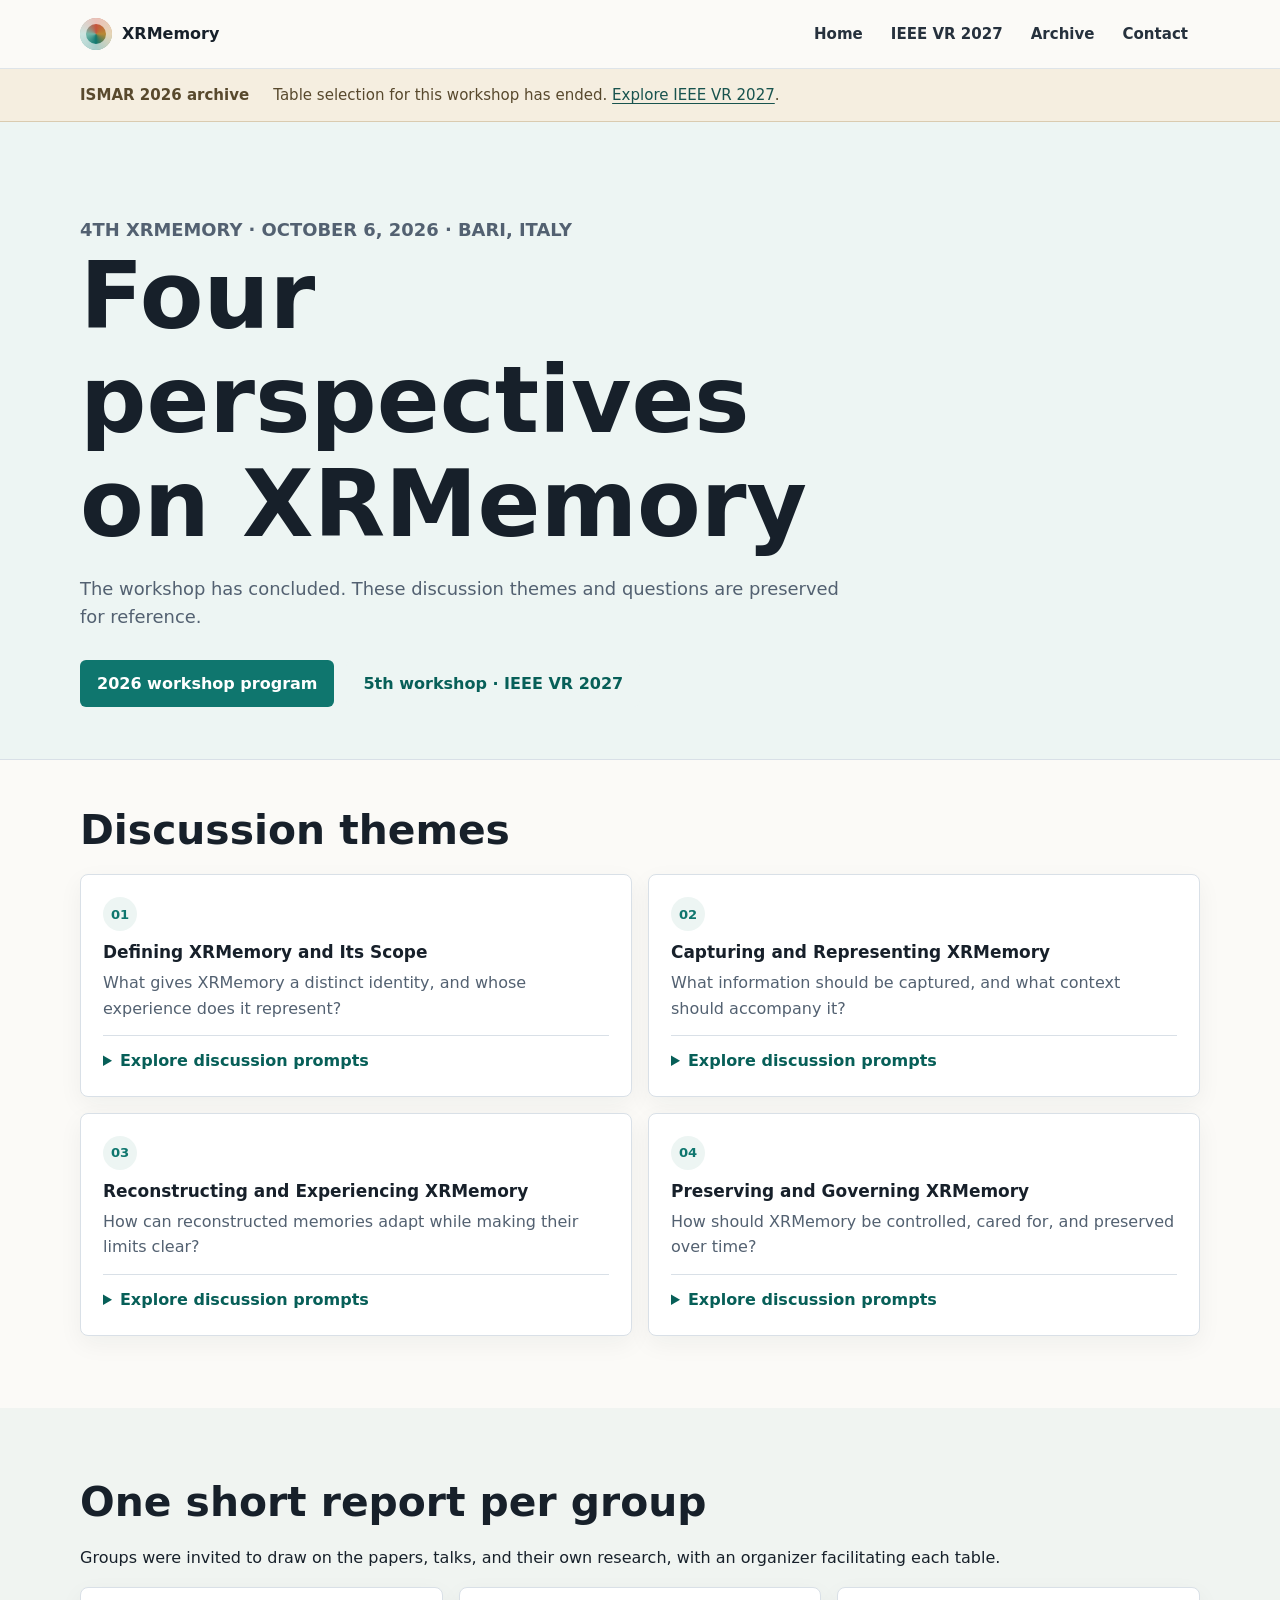
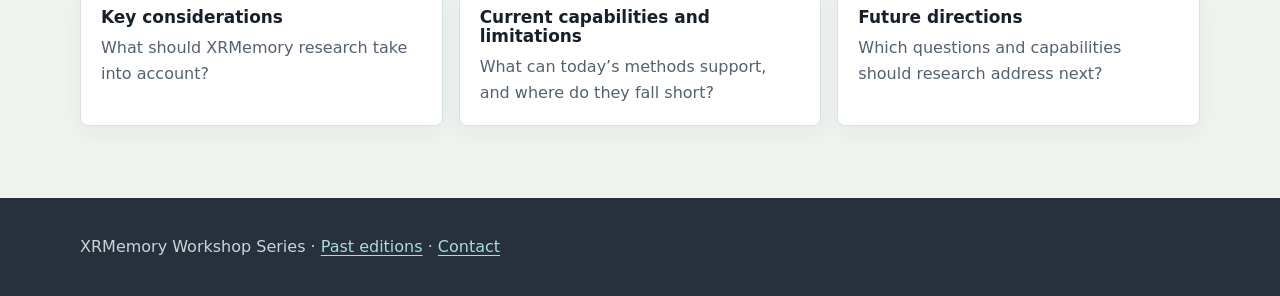
<file: workshop/ismar2026/groups/index.html>
<!doctype html>
<html lang="en">
<head>
  <meta charset="utf-8">
  <meta name="viewport" content="width=device-width, initial-scale=1">
  <title>Discussion Themes | ISMAR 2026 Archive | XRMemory</title>
  <meta name="description" content="Archived discussion themes for the 4th XRMemory workshop, held at IEEE ISMAR 2026 on October 6 in Bari, Italy. Table selection for this workshop has ended.">
  <link rel="canonical" href="https://xrmemory.org/workshop/ismar2026/groups/">
  <meta property="og:type" content="website">
  <meta property="og:site_name" content="XRMemory">
  <meta property="og:title" content="Discussion Themes | ISMAR 2026 Archive | XRMemory">
  <meta property="og:description" content="Four discussion themes from the workshop held on October 6, 2026 in Bari. Table selection for this workshop has ended.">
  <meta property="og:url" content="https://xrmemory.org/workshop/ismar2026/groups/">
  <meta property="og:image" content="https://xrmemory.org/assets/xrmemory-og-ismar2026.png">
  <meta name="twitter:card" content="summary_large_image">
  <link rel="stylesheet" href="../../../assets/styles.css">
  <link rel="stylesheet" href="../rsvp/rsvp.css">
</head>
<body>
  <header class="site-header">
      <nav class="nav" aria-label="Main navigation">
        <a class="brand" href="/"><span class="brand-mark" aria-hidden="true"></span><span>XRMemory</span></a>
        <button class="nav-toggle" type="button" aria-expanded="false" aria-controls="main-links">Menu</button>
        <div class="nav-links" id="main-links">
          <a href="/">Home</a>
          <a href="/workshop/vr2027/">IEEE VR 2027</a>
          <a href="/archive/">Archive</a>
          <a href="/workshop/vr2027/#contact">Contact</a>
        </div>
      </nav>
    </header>
  <main>
    <div class="event-banner archive-banner"><div class="container"><strong>ISMAR 2026 archive</strong><span>Table selection for this workshop has ended. <a href="../../vr2027/">Explore IEEE VR 2027</a>.</span></div></div>
    <section class="page-hero">
      <div class="container">
        <p class="eyebrow">4th XRMemory · October 6, 2026 · Bari, Italy</p>
        <h1>Four perspectives on XRMemory</h1>
        <p>The workshop has concluded. These discussion themes and questions are preserved for reference.</p>
        <div class="button-row"><a class="button" href="../#program">2026 workshop program</a><a class="button light" href="../../vr2027/">5th workshop · IEEE VR 2027</a></div>
      </div>
    </section>
    <section class="section rsvp-topics" aria-labelledby="topics-title">
      <div class="container">
        <h2 id="topics-title">Discussion themes</h2>
        <div class="rsvp-topic-grid">
            <article class="rsvp-topic-card">
              <span class="rsvp-topic-number" aria-hidden="true">01</span>
              <h3>Defining XRMemory and Its Scope</h3>
              <p>What gives XRMemory a distinct identity, and whose experience does it represent?</p>
              <details>
                <summary>Explore discussion prompts</summary>
                <ul>
                  <li>What gives XRMemory a distinct identity?</li>
                  <li>How is XRMemory different from experience recording, digital twins, simulations, and immersive re-experience?</li>
                  <li>Whose perspective determines whether a reconstructed memory is authentic?</li>
                </ul>
              </details>
            </article>
            <article class="rsvp-topic-card">
              <span class="rsvp-topic-number" aria-hidden="true">02</span>
              <h3>Capturing and Representing XRMemory</h3>
              <p>What information should be captured, and what context should accompany it?</p>
              <details>
                <summary>Explore discussion prompts</summary>
                <ul>
                  <li>Which data are essential, optional, or inappropriate to capture?</li>
                  <li>What contextual metadata and provenance should accompany a memory?</li>
                  <li>What counts as sufficient capture for later use?</li>
                </ul>
              </details>
            </article>
            <article class="rsvp-topic-card">
              <span class="rsvp-topic-number" aria-hidden="true">03</span>
              <h3>Reconstructing and Experiencing XRMemory</h3>
              <p>How can reconstructed memories adapt while making their limits clear?</p>
              <details>
                <summary>Explore discussion prompts</summary>
                <ul>
                  <li>What should be adapted, inferred, or generated in a reconstructed memory?</li>
                  <li>How should a system communicate uncertainty and AI-generated content?</li>
                  <li>How do physical fidelity and experiential authenticity differ?</li>
                </ul>
              </details>
            </article>
            <article class="rsvp-topic-card">
              <span class="rsvp-topic-number" aria-hidden="true">04</span>
              <h3>Preserving and Governing XRMemory</h3>
              <p>How should XRMemory be controlled, cared for, and preserved over time?</p>
              <details>
                <summary>Explore discussion prompts</summary>
                <ul>
                  <li>Who should own XRMemory, and who can access, modify, or share it?</li>
                  <li>How should consent, privacy, and stewardship be managed, including deletion and the right to forget?</li>
                  <li>What infrastructure and standards are needed for long-term preservation?</li>
                </ul>
              </details>
            </article>
        </div>
      </div>
    </section>
    <section class="section alt">
      <div class="container">
        <h2>One short report per group</h2>
        <p>Groups were invited to draw on the papers, talks, and their own research, with an organizer facilitating each table.</p>
        <div class="topic-grid"><article class="topic"><h3>Key considerations</h3><p>What should XRMemory research take into account?</p></article><article class="topic"><h3>Current capabilities and limitations</h3><p>What can today’s methods support, and where do they fall short?</p></article><article class="topic"><h3>Future directions</h3><p>Which questions and capabilities should research address next?</p></article></div>
      </div>
    </section>
  </main>
  <footer class="footer"><div class="container">XRMemory Workshop Series · <a href="../../../archive/">Past editions</a> · <a href="mailto:D.Kim@latrobe.edu.au">Contact</a></div></footer>
  <script src="../../../assets/site.js"></script>
</body>
</html>
</file>
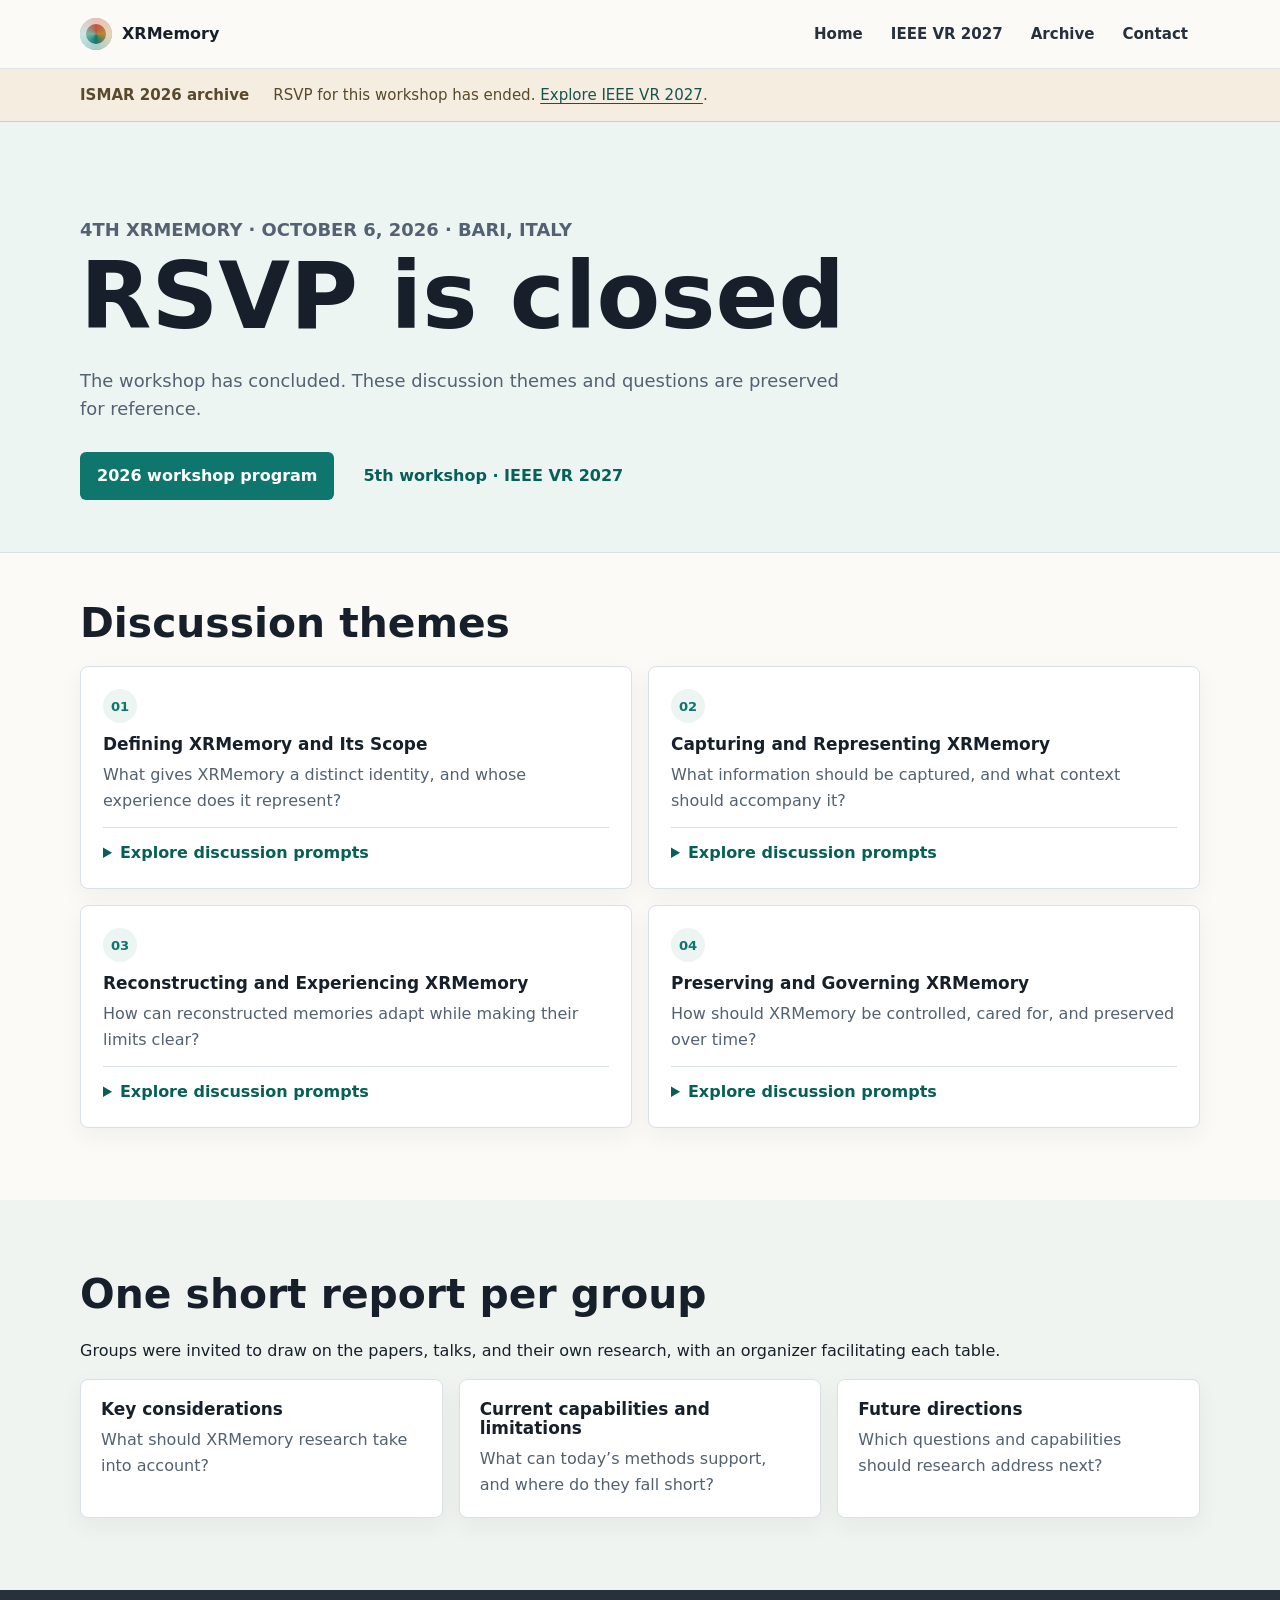
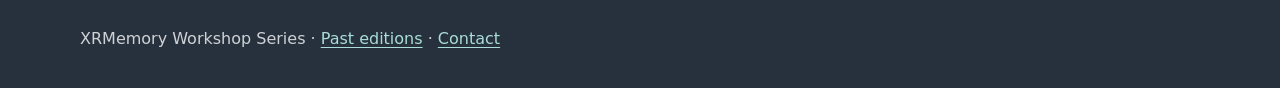
<file: workshop/ismar2026/rsvp/index.html>
<!doctype html>
<html lang="en">
<head>
  <meta charset="utf-8">
  <meta name="viewport" content="width=device-width, initial-scale=1">
  <title>RSVP Closed | ISMAR 2026 Archive | XRMemory</title>
  <meta name="description" content="Archived discussion themes for the 4th XRMemory workshop, held at IEEE ISMAR 2026 on October 6 in Bari, Italy. RSVP for this workshop has ended.">
  <link rel="canonical" href="https://xrmemory.org/workshop/ismar2026/rsvp/">
  <meta property="og:type" content="website">
  <meta property="og:site_name" content="XRMemory">
  <meta property="og:title" content="RSVP Closed | ISMAR 2026 Archive | XRMemory">
  <meta property="og:description" content="Four discussion themes from the workshop held on October 6, 2026 in Bari. RSVP for this workshop has ended.">
  <meta property="og:url" content="https://xrmemory.org/workshop/ismar2026/rsvp/">
  <meta property="og:image" content="https://xrmemory.org/assets/xrmemory-og-ismar2026.png">
  <meta name="twitter:card" content="summary_large_image">
  <link rel="stylesheet" href="../../../assets/styles.css">
  <link rel="stylesheet" href="../rsvp/rsvp.css">
</head>
<body>
  <header class="site-header">
      <nav class="nav" aria-label="Main navigation">
        <a class="brand" href="/"><span class="brand-mark" aria-hidden="true"></span><span>XRMemory</span></a>
        <button class="nav-toggle" type="button" aria-expanded="false" aria-controls="main-links">Menu</button>
        <div class="nav-links" id="main-links">
          <a href="/">Home</a>
          <a href="/workshop/vr2027/">IEEE VR 2027</a>
          <a href="/archive/">Archive</a>
          <a href="/workshop/vr2027/#contact">Contact</a>
        </div>
      </nav>
    </header>
  <main>
    <div class="event-banner archive-banner"><div class="container"><strong>ISMAR 2026 archive</strong><span>RSVP for this workshop has ended. <a href="../../vr2027/">Explore IEEE VR 2027</a>.</span></div></div>
    <section class="page-hero">
      <div class="container">
        <p class="eyebrow">4th XRMemory · October 6, 2026 · Bari, Italy</p>
        <h1>RSVP is closed</h1>
        <p>The workshop has concluded. These discussion themes and questions are preserved for reference.</p>
        <div class="button-row"><a class="button" href="../#program">2026 workshop program</a><a class="button light" href="../../vr2027/">5th workshop · IEEE VR 2027</a></div>
      </div>
    </section>
    <section class="section rsvp-topics" aria-labelledby="topics-title">
      <div class="container">
        <h2 id="topics-title">Discussion themes</h2>
        <div class="rsvp-topic-grid">
            <article class="rsvp-topic-card">
              <span class="rsvp-topic-number" aria-hidden="true">01</span>
              <h3>Defining XRMemory and Its Scope</h3>
              <p>What gives XRMemory a distinct identity, and whose experience does it represent?</p>
              <details>
                <summary>Explore discussion prompts</summary>
                <ul>
                  <li>What gives XRMemory a distinct identity?</li>
                  <li>How is XRMemory different from experience recording, digital twins, simulations, and immersive re-experience?</li>
                  <li>Whose perspective determines whether a reconstructed memory is authentic?</li>
                </ul>
              </details>
            </article>
            <article class="rsvp-topic-card">
              <span class="rsvp-topic-number" aria-hidden="true">02</span>
              <h3>Capturing and Representing XRMemory</h3>
              <p>What information should be captured, and what context should accompany it?</p>
              <details>
                <summary>Explore discussion prompts</summary>
                <ul>
                  <li>Which data are essential, optional, or inappropriate to capture?</li>
                  <li>What contextual metadata and provenance should accompany a memory?</li>
                  <li>What counts as sufficient capture for later use?</li>
                </ul>
              </details>
            </article>
            <article class="rsvp-topic-card">
              <span class="rsvp-topic-number" aria-hidden="true">03</span>
              <h3>Reconstructing and Experiencing XRMemory</h3>
              <p>How can reconstructed memories adapt while making their limits clear?</p>
              <details>
                <summary>Explore discussion prompts</summary>
                <ul>
                  <li>What should be adapted, inferred, or generated in a reconstructed memory?</li>
                  <li>How should a system communicate uncertainty and AI-generated content?</li>
                  <li>How do physical fidelity and experiential authenticity differ?</li>
                </ul>
              </details>
            </article>
            <article class="rsvp-topic-card">
              <span class="rsvp-topic-number" aria-hidden="true">04</span>
              <h3>Preserving and Governing XRMemory</h3>
              <p>How should XRMemory be controlled, cared for, and preserved over time?</p>
              <details>
                <summary>Explore discussion prompts</summary>
                <ul>
                  <li>Who should own XRMemory, and who can access, modify, or share it?</li>
                  <li>How should consent, privacy, and stewardship be managed, including deletion and the right to forget?</li>
                  <li>What infrastructure and standards are needed for long-term preservation?</li>
                </ul>
              </details>
            </article>
        </div>
      </div>
    </section>
    <section class="section alt">
      <div class="container">
        <h2>One short report per group</h2>
        <p>Groups were invited to draw on the papers, talks, and their own research, with an organizer facilitating each table.</p>
        <div class="topic-grid"><article class="topic"><h3>Key considerations</h3><p>What should XRMemory research take into account?</p></article><article class="topic"><h3>Current capabilities and limitations</h3><p>What can today’s methods support, and where do they fall short?</p></article><article class="topic"><h3>Future directions</h3><p>Which questions and capabilities should research address next?</p></article></div>
      </div>
    </section>
  </main>
  <footer class="footer"><div class="container">XRMemory Workshop Series · <a href="../../../archive/">Past editions</a> · <a href="mailto:D.Kim@latrobe.edu.au">Contact</a></div></footer>
  <script src="../../../assets/site.js"></script>
</body>
</html>
</file>
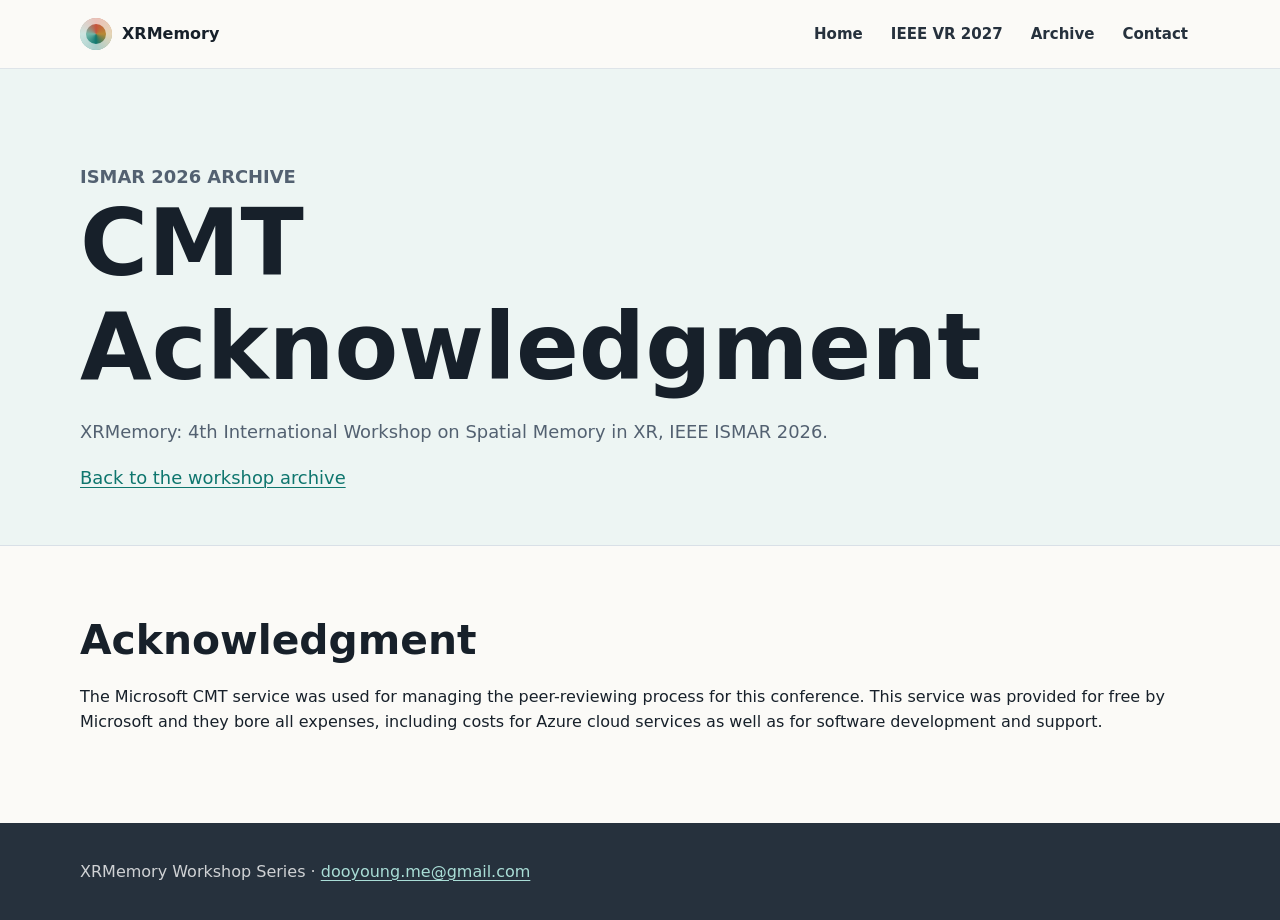
<file: workshop/ismar2026/cmt-acknowledgment.html>
<!doctype html>
<html lang="en">
  <head>
    <meta charset="utf-8">
    <meta name="viewport" content="width=device-width, initial-scale=1">
    <title>CMT Acknowledgment | XRMemory at IEEE ISMAR 2026</title>
    <meta name="description" content="CMT acknowledgment for XRMemory at IEEE ISMAR 2026.">
    <link rel="stylesheet" href="../../assets/styles.css">
  </head>
  <body>
    <header class="site-header">
      <nav class="nav" aria-label="Main navigation">
        <a class="brand" href="/"><span class="brand-mark" aria-hidden="true"></span><span>XRMemory</span></a>
        <button class="nav-toggle" type="button" aria-expanded="false" aria-controls="main-links">Menu</button>
        <div class="nav-links" id="main-links">
          <a href="/">Home</a>
          <a href="/workshop/vr2027/">IEEE VR 2027</a>
          <a href="/archive/">Archive</a>
          <a href="/workshop/vr2027/#contact">Contact</a>
        </div>
      </nav>
    </header>

    <main>
      <section class="page-hero">
        <div class="container">
          <p class="eyebrow">ISMAR 2026 Archive</p>
          <h1>CMT Acknowledgment</h1>
          <p>XRMemory: 4th International Workshop on Spatial Memory in XR, IEEE ISMAR 2026.</p>
          <p><a href="./">Back to the workshop archive</a></p>
        </div>
      </section>

      <section class="section" id="acknowledgment">
        <div class="container">
          <h2>Acknowledgment</h2>
          <p>The Microsoft CMT service was used for managing the peer-reviewing process for this conference. This service was provided for free by Microsoft and they bore all expenses, including costs for Azure cloud services as well as for software development and support.</p>
        </div>
      </section>
    </main>

    <footer class="footer">
      <div class="container">
        XRMemory Workshop Series · <a href="mailto:dooyoung.me@gmail.com">dooyoung.me@gmail.com</a>
      </div>
    </footer>
    <script src="../../assets/site.js"></script>
  </body>
</html>
</file>
<file: assets/styles.css>
:root {
  color-scheme: light;
  --ink: #17202a;
  --muted: #536171;
  --line: #d9e0e7;
  --paper: #fbfaf7;
  --panel: #ffffff;
  --teal: #0f766e;
  --coral: #c6533d;
  --gold: #b88935;
  --graphite: #26313d;
  --shadow: 0 16px 40px rgba(23, 32, 42, 0.12);
}

* {
  box-sizing: border-box;
}

html {
  scroll-behavior: smooth;
}

body {
  margin: 0;
  font-family: Inter, ui-sans-serif, system-ui, -apple-system, BlinkMacSystemFont, "Segoe UI", sans-serif;
  color: var(--ink);
  background: var(--paper);
  line-height: 1.6;
}

a {
  color: var(--teal);
  text-decoration-thickness: 0.08em;
  text-underline-offset: 0.18em;
}

.site-header {
  position: sticky;
  top: 0;
  z-index: 10;
  background: rgba(251, 250, 247, 0.92);
  backdrop-filter: blur(14px);
  border-bottom: 1px solid rgba(217, 224, 231, 0.84);
}

.nav {
  width: min(1120px, calc(100% - 32px));
  min-height: 68px;
  margin: 0 auto;
  display: flex;
  align-items: center;
  justify-content: space-between;
  gap: 24px;
}

.brand {
  display: inline-flex;
  align-items: center;
  gap: 10px;
  color: var(--ink);
  font-weight: 800;
  text-decoration: none;
}

.brand-mark {
  width: 32px;
  height: 32px;
  border-radius: 50%;
  background: conic-gradient(from 180deg, var(--teal), #74b8aa, var(--coral), var(--gold), var(--teal));
  box-shadow: inset 0 0 0 6px rgba(255, 255, 255, 0.64);
}

.nav-links {
  display: flex;
  align-items: center;
  gap: 4px;
}

.nav-links a {
  color: var(--graphite);
  text-decoration: none;
  font-size: 0.94rem;
  font-weight: 700;
  padding: 10px 12px;
  border-radius: 6px;
}

.nav-links a:hover,
.nav-links a[aria-current="page"] {
  background: #edf5f3;
  color: #075f58;
}

.nav-toggle {
  display: none;
  border: 1px solid var(--line);
  background: var(--panel);
  border-radius: 6px;
  padding: 8px 10px;
  font: inherit;
}

.hero {
  min-height: calc(100svh - 68px);
  display: grid;
  align-items: end;
  position: relative;
  overflow: hidden;
  color: white;
  background: #17202a;
}

.hero::before {
  content: "";
  position: absolute;
  inset: 0;
  z-index: 1;
  background: linear-gradient(90deg, rgba(16, 24, 32, 0.9) 0%, rgba(16, 24, 32, 0.78) 34%, rgba(16, 24, 32, 0.38) 66%, rgba(16, 24, 32, 0.16) 100%);
}

.hero::after {
  content: "";
  position: absolute;
  inset: auto 0 0;
  z-index: 2;
  height: 18vh;
  background: linear-gradient(0deg, var(--paper), rgba(251, 250, 247, 0));
}

.hero-bg {
  position: absolute;
  inset: 0;
  width: 100%;
  height: 100%;
  display: block;
  object-fit: cover;
  object-position: center right;
}

.hero-inner {
  position: relative;
  z-index: 3;
  width: min(1120px, calc(100% - 32px));
  margin: 0 auto;
  padding: 96px 0 112px;
}

.eyebrow {
  margin: 0 0 16px;
  color: #a9ddd6;
  font-size: 0.88rem;
  font-weight: 800;
  letter-spacing: 0;
  text-transform: uppercase;
}

h1,
h2,
h3 {
  line-height: 1.12;
  letter-spacing: 0;
}

h1 {
  max-width: 800px;
  margin: 0;
  font-size: clamp(2.7rem, 8vw, 5.8rem);
}

.workshop-hero h1 {
  max-width: 920px;
  font-size: clamp(2.35rem, 5.6vw, 4.45rem);
}

h2 {
  margin: 0 0 20px;
  font-size: clamp(1.65rem, 4vw, 2.55rem);
}

h3 {
  margin: 0 0 8px;
  font-size: 1.06rem;
}

.hero-copy {
  max-width: 680px;
  margin: 24px 0 0;
  color: rgba(255, 255, 255, 0.86);
  font-size: clamp(1.05rem, 2vw, 1.22rem);
}

.hero-actions,
.button-row {
  display: flex;
  flex-wrap: wrap;
  gap: 12px;
  margin-top: 28px;
}

.button {
  display: inline-flex;
  align-items: center;
  justify-content: center;
  min-height: 44px;
  padding: 10px 16px;
  border-radius: 6px;
  border: 1px solid transparent;
  background: var(--teal);
  color: white;
  font-weight: 800;
  text-decoration: none;
}

.button.secondary {
  border-color: rgba(255, 255, 255, 0.48);
  background: rgba(255, 255, 255, 0.12);
}

.button.light {
  background: #edf5f3;
  color: #075f58;
}

.section {
  padding: 72px 0;
}

.section.alt {
  background: #f0f4f1;
}

.container {
  width: min(1120px, calc(100% - 32px));
  margin: 0 auto;
}

.intro-grid {
  display: grid;
  grid-template-columns: minmax(0, 1.35fr) minmax(280px, 0.65fr);
  gap: 48px;
  align-items: start;
}

.lead {
  margin-top: 0;
  font-size: 1.13rem;
  color: var(--graphite);
}

.meta-list {
  display: grid;
  gap: 14px;
  margin: 0;
}

.meta-item {
  padding: 18px;
  border: 1px solid var(--line);
  border-left: 4px solid var(--teal);
  background: var(--panel);
  box-shadow: 0 8px 24px rgba(23, 32, 42, 0.05);
}

.meta-item dt {
  margin-bottom: 4px;
  color: var(--muted);
  font-size: 0.82rem;
  font-weight: 800;
  text-transform: uppercase;
}

.meta-item dd {
  margin: 0;
  font-weight: 750;
}

.topic-grid,
.archive-grid,
.organizer-grid {
  display: grid;
  grid-template-columns: repeat(3, minmax(0, 1fr));
  gap: 16px;
}

.series-grid {
  display: grid;
  grid-template-columns: repeat(2, minmax(0, 1fr));
  gap: 16px;
}

.paper-type-grid {
  display: grid;
  grid-template-columns: repeat(2, minmax(0, 1fr));
  gap: 16px;
}

.topic,
.archive-card,
.person,
.committee-member,
.deadline,
.schedule-item {
  background: var(--panel);
  border: 1px solid var(--line);
  border-radius: 8px;
  padding: 20px;
  box-shadow: 0 8px 24px rgba(23, 32, 42, 0.05);
}

.topic p,
.archive-card p,
.person p,
.committee-member p {
  margin: 0;
  color: var(--muted);
}

.timeline {
  display: grid;
  gap: 12px;
}

.schedule-item {
  display: grid;
  grid-template-columns: 150px minmax(0, 1fr);
  gap: 18px;
  align-items: start;
}

.time {
  color: var(--coral);
  font-weight: 850;
}

.deadline-grid {
  display: grid;
  grid-template-columns: repeat(3, minmax(0, 1fr));
  gap: 16px;
}

.deadline strong {
  display: block;
  color: var(--coral);
  font-size: 1.35rem;
}

.person small,
.archive-card small {
  display: block;
  margin-bottom: 8px;
  color: var(--coral);
  font-weight: 850;
}

.person {
  min-height: 164px;
  display: grid;
  grid-template-columns: 112px minmax(0, 1fr);
  gap: 18px;
  align-items: center;
}

.organizer-photo {
  display: block;
  width: 112px;
  min-width: 112px;
  max-width: 112px;
  height: 112px;
  min-height: 112px;
  max-height: 112px;
  aspect-ratio: 1 / 1;
  margin: 0;
  border-radius: 50%;
  background: #edf5f3;
  border: 1px solid rgba(15, 118, 110, 0.22);
  overflow: hidden;
  line-height: 0;
}

.organizer-photo img {
  display: block;
  width: 100%;
  height: 100%;
  max-width: none;
  max-height: none;
  aspect-ratio: 1 / 1;
  object-fit: cover;
  object-position: center center;
}

.person-info {
  min-width: 0;
}

.person-info h3 {
  margin-bottom: 12px;
}

.person-info p + p {
  margin-top: 4px;
}

.committee-list {
  max-width: 900px;
  margin: 0;
  color: var(--graphite);
  font-size: 1.05rem;
  line-height: 1.75;
}

.submission-panel {
  width: 100%;
  margin-top: 24px;
  padding: 24px;
  border: 1px solid var(--line);
  border-radius: 8px;
  background: var(--panel);
  box-shadow: 0 8px 24px rgba(23, 32, 42, 0.05);
}

.submission-panel h3 {
  margin-bottom: 18px;
}

.submission-details {
  display: grid;
  grid-template-columns: repeat(2, minmax(280px, 1fr));
  gap: 18px 24px;
  margin: 0;
}

.submission-details div {
  min-width: 0;
}

.submission-details dt {
  margin-bottom: 4px;
  color: var(--coral);
  font-size: 0.82rem;
  font-weight: 850;
  text-transform: uppercase;
}

.submission-details dd {
  margin: 0;
  color: var(--muted);
}

.archive-list {
  display: grid;
  gap: 14px;
}

.archive-entry {
  display: grid;
  grid-template-columns: 130px minmax(0, 1fr) auto;
  gap: 24px;
  align-items: start;
  padding: 22px;
  border: 1px solid var(--line);
  border-radius: 8px;
  background: var(--panel);
  box-shadow: 0 8px 24px rgba(23, 32, 42, 0.05);
}

.archive-year {
  color: var(--coral);
  font-size: 0.86rem;
  font-weight: 850;
  text-transform: uppercase;
}

.archive-main h2 {
  margin-bottom: 8px;
  font-size: clamp(1.25rem, 2.5vw, 1.65rem);
}

.archive-main > p {
  margin: 0 0 16px;
  color: var(--muted);
}

.archive-facts {
  display: grid;
  gap: 8px;
  margin: 0;
}

.archive-facts div {
  display: grid;
  grid-template-columns: 84px minmax(0, 1fr);
  gap: 12px;
}

.archive-facts dt {
  color: var(--muted);
  font-size: 0.78rem;
  font-weight: 850;
  text-transform: uppercase;
}

.archive-facts dd {
  margin: 0;
}

.footer {
  padding: 36px 0;
  background: var(--graphite);
  color: rgba(255, 255, 255, 0.78);
}

.footer a {
  color: #a9ddd6;
}

.page-hero {
  padding: 76px 0 52px;
  background: #edf5f3;
  border-bottom: 1px solid var(--line);
}

.page-hero p {
  max-width: 760px;
  margin: 18px 0 0;
  color: var(--muted);
  font-size: 1.12rem;
}

.notice {
  border-left: 4px solid var(--gold);
  background: #fff8e9;
  padding: 16px 18px;
  margin-top: 24px;
}

.two-column {
  columns: 2 320px;
  column-gap: 40px;
  padding-left: 20px;
}

@media (max-width: 820px) {
  .nav {
    min-height: 62px;
  }

  .nav-toggle {
    display: inline-flex;
  }

  .nav-links {
    display: none;
    position: absolute;
    left: 16px;
    right: 16px;
    top: 62px;
    flex-direction: column;
    align-items: stretch;
    padding: 10px;
    background: var(--panel);
    border: 1px solid var(--line);
    border-radius: 8px;
    box-shadow: var(--shadow);
  }

  .nav-links.is-open {
    display: flex;
  }

  .hero {
    min-height: 720px;
  }

  .workshop-hero {
    min-height: 660px;
  }

  .hero-inner {
    padding: 84px 0 96px;
  }

  .workshop-hero h1 {
    font-size: clamp(2.15rem, 10vw, 3.2rem);
  }

  .intro-grid,
  .topic-grid,
  .paper-type-grid,
  .archive-grid,
  .series-grid,
  .organizer-grid,
  .deadline-grid,
  .archive-entry,
  .submission-details,
  .schedule-item {
    grid-template-columns: 1fr;
  }

  .person {
    grid-template-columns: 88px minmax(0, 1fr);
    min-height: 124px;
    gap: 14px;
  }

  .organizer-photo {
    width: 88px;
    min-width: 88px;
    max-width: 88px;
    height: 88px;
    min-height: 88px;
    max-height: 88px;
  }

  .archive-facts div {
    grid-template-columns: 1fr;
    gap: 2px;
  }

  .section {
    padding: 52px 0;
  }
}

/* Public edition status and links back from archived workshops. */
.event-banner {
  background: #e5f1e9;
  color: #224d3f;
  border-bottom: 1px solid #b8d5c7;
  padding: 14px 0;
  font-size: .94rem;
}
.event-banner .container { display: flex; gap: 6px 24px; flex-wrap: wrap; }
.event-banner a { color: #18534e; }
.archive-banner { background: #f5eee0; color: #58492d; border-color: #dacbb0; }
@media (max-width: 820px) {
  .event-banner .container { flex-direction: column; gap: 2px; }
}
</file>
<file: workshop/vr2027/vr2027.css>
.vr2027 { scroll-padding-top: 90px; }
.vr2027 section[id] { scroll-margin-top: 90px; }
.vr2027 .skip-link { position: absolute; top: -80px; left: 16px; z-index: 30; background: white; padding: 12px; }
.vr2027 .skip-link:focus { top: 8px; }
.vr2027 :focus-visible { outline: 3px solid #c6533d; outline-offset: 4px; }
.vr2027 .workshop-hero { min-height: 700px; }
.vr2027 .hero-inner { padding: 76px 0 94px; }
.vr2027 .workshop-hero h1 { font-size: clamp(3rem, 6.7vw, 5.5rem); max-width: 640px; }
.vr2027 .hero-subtitle { max-width: 600px; margin: 24px 0 0; font-size: 1.18rem; font-weight: 650; }
.vr2027 .hero-copy { max-width: 570px; margin-top: 16px; color: #f0f5f4; }
.hero-date { margin-top: 22px; font-weight: 700; }
.hero-date span { font-weight: 400; font-size: .92rem; color: #d1dcd9; }
.section-nav { background: #edf5f3; border-bottom: 1px solid var(--line); }
.section-nav .container { display: flex; gap: 12px 28px; flex-wrap: wrap; padding: 18px 0; }
.section-nav a { color: #18534e; font-weight: 700; text-decoration: none; font-size: .94rem; }
.section-nav a:hover { text-decoration: underline; }
.section-label { color: #0c6861; font-weight: 800; font-size: .8rem; letter-spacing: .06em; text-transform: uppercase; margin: 0 0 16px; }
.section-intro { max-width: 820px; font-size: 1.1rem; margin: 0 0 28px; color: var(--muted); }
.outcome-panel { background: #edf5f3; border-top: 4px solid var(--teal); padding: 30px; }
.outcome-panel h3 { font-size: 1.5rem; line-height: 1.25; }
.outcome-panel ol { padding-left: 22px; margin-bottom: 0; }
.outcome-panel li { padding: 10px 0 10px 7px; }
.outcome-panel li::marker { color: var(--teal); font-weight: 800; }
.outcome-panel li span { display: block; color: var(--muted); font-size: .95rem; margin-top: 4px; }
.journey-grid { display: grid; grid-template-columns: repeat(3,minmax(0,1fr)); gap: 28px; margin: 34px 0; }
.journey-grid article { border-top: 1px solid #aac6be; padding-top: 20px; }
.step-number { font-size: 2.6rem; color: #347d70; font-weight: 300; display: block; margin-bottom: 16px; }
.journey-grid h3 { font-size: 1.22rem; }
.journey-grid p { color: var(--muted); }
.continuity-note { border-left: 3px solid var(--teal); padding-left: 20px; max-width: 940px; }
.format-stat { padding: 18px 24px; background: #edf5f3; border-left: 4px solid var(--teal); display: flex; gap: 8px 24px; flex-wrap: wrap; }
.format-stat strong { color: #075f58; }
.agenda { border-top: 1px solid var(--line); margin-top: 30px; }
.agenda > div { display: grid; grid-template-columns: 150px 1fr; gap: 24px; padding: 20px 0; border-bottom: 1px solid var(--line); }
.agenda > div > span { color: #9d422f; font-weight: 750; font-variant-numeric: tabular-nums; }
.agenda p { margin: 5px 0 0; color: var(--muted); }
.agenda h3 { margin: 0; line-height: 1.35; }
.topics { margin: 28px 0; border-top: 1px solid var(--line); border-bottom: 1px solid var(--line); padding: 16px 0; }
.topics summary { cursor: pointer; font-weight: 750; font-size: 1.08rem; }
.topics li { margin: 0 0 10px; break-inside: avoid; }
.vr2027 .deadline small { display: block; color: #536171; margin-bottom: 12px; font-weight: 650; }
.vr2027 .deadline strong { color: #a44532; font-size: 1.22rem; margin-bottom: 6px; }
.workshop-date { margin-top: 26px; }
.vr2027 .organizer-grid { grid-template-columns: repeat(2,minmax(0,1fr)); gap: 22px; }
.vr2027 .person { align-items: start; padding: 25px; grid-template-columns: 112px minmax(0,1fr); }
.vr2027 .person h3 { font-size: 1.15rem; margin: 2px 0 10px; }
.vr2027 .person h3 a { color: #174d47; }
.vr2027 .person p { font-size: .9rem; }
.vr2027 .person .role { margin-bottom: 8px; color: #804330; font-weight: 650; }
.vr2027 .person strong { color: var(--graphite); }
@media (max-width: 820px) {
  .vr2027 .workshop-hero { min-height: auto; }
  .vr2027 .hero-inner { padding: 58px 0 72px; }
   .vr2027 .hero::before, .vr2027 .hero::after { display: none; }
  .vr2027 .hero { display: flex; flex-direction: column; background: #143332; }
  .vr2027 .hero-bg { position: static; width: 100%; height: auto; aspect-ratio: 1672 / 941; object-fit: contain; }
  .vr2027 .hero-inner { padding: 34px 0 44px; }
  .vr2027 .workshop-hero h1 { font-size: clamp(2.5rem, 9vw, 3.3rem); }
  .vr2027 .hero-subtitle { font-size: 1.08rem; }
  .journey-grid, .vr2027 .organizer-grid { grid-template-columns: 1fr; }
  .journey-grid { gap: 20px; }
  .step-number { font-size: 2rem; margin-bottom: 12px; }
  .vr2027 .person { grid-template-columns: 88px minmax(0,1fr); padding: 20px; gap: 16px; }
  .agenda > div { grid-template-columns: 1fr; gap: 6px; }
  .outcome-panel { padding: 25px; }
  .section-nav .container { gap: 12px 22px; }
}
@media (prefers-reduced-motion: reduce) { html { scroll-behavior: auto; } }
.vr2027 .hero::after { height: 64px; }
@media (min-width: 821px) {
  .vr2027 .hero::before { background: linear-gradient(90deg, rgba(10,31,31,.96) 0%, rgba(10,31,31,.9) 32%, rgba(10,31,31,.78) 48%, rgba(10,31,31,.35) 65%, rgba(10,31,31,.04) 85%); }
  .vr2027 .hero-bg { object-position: center right; }
}
.vr2027 .hero .button { background: #0b655e; }
.vr2027 .hero .button:hover { background: #074f49; }
.vr2027 .hero .button.secondary { background: rgba(16,43,42,.88); border-color: #a6c9c3; }
.vr2027 .hero .button.secondary:hover { background: #214b47; }
</file>
<file: workshop/ismar2026/rsvp/rsvp.css>
.rsvp-intro {
  padding: 30px 0 24px;
  background: #edf5f3;
  border-bottom: 1px solid var(--line);
}

.rsvp-banner {
  display: block;
  width: 100%;
  max-width: 920px;
  height: auto;
  margin: 0 auto 20px;
}

.rsvp-intro .eyebrow {
  margin-bottom: 8px;
  color: var(--teal);
}

.rsvp-visually-hidden {
  position: absolute;
  width: 1px;
  height: 1px;
  padding: 0;
  margin: -1px;
  overflow: hidden;
  clip: rect(0, 0, 0, 0);
  white-space: nowrap;
  border: 0;
}

.rsvp-intro h1 {
  max-width: 800px;
  font-size: clamp(2rem, 5vw, 3.4rem);
}

.rsvp-event-line {
  margin: 10px 0 0;
  color: var(--graphite);
  font-weight: 650;
}

.rsvp-intro-actions {
  display: flex;
  flex-wrap: wrap;
  gap: 12px;
  margin-top: 18px;
}

.rsvp-intro-actions .button.secondary {
  color: #075f58;
  border-color: var(--teal);
  background: transparent;
}

.rsvp-form-section {
  padding-top: 26px;
  padding-bottom: 44px;
}

.rsvp-embed {
  overflow: hidden;
  border: 1px solid var(--line);
  border-radius: 8px;
  background: #fff;
  box-shadow: 0 8px 24px rgba(23, 32, 42, 0.05);
}

.rsvp-embed iframe {
  display: block;
  width: 100%;
  height: 1820px;
  border: 0;
  background: #fff;
}

.rsvp-fallback {
  margin: 0 0 14px;
  color: var(--muted);
  font-size: 0.92rem;
}

.rsvp-topics {
  padding-top: 48px;
}

.rsvp-topics h2 {
  margin-bottom: 20px;
}

.rsvp-topic-grid {
  display: grid;
  grid-template-columns: repeat(2, minmax(0, 1fr));
  gap: 16px;
}

.rsvp-topic-card {
  padding: 22px;
  border: 1px solid var(--line);
  border-radius: 8px;
  background: var(--panel);
  box-shadow: 0 8px 24px rgba(23, 32, 42, 0.05);
}

.rsvp-topic-number {
  display: inline-flex;
  align-items: center;
  justify-content: center;
  width: 34px;
  height: 34px;
  margin-bottom: 12px;
  border-radius: 50%;
  background: #edf5f3;
  color: var(--teal);
  font-size: 0.82rem;
  font-weight: 850;
}

.rsvp-topic-card h3 {
  margin-bottom: 8px;
}

.rsvp-topic-card > p {
  margin: 0;
  color: var(--muted);
}

.rsvp-topic-card details {
  margin-top: 14px;
  border-top: 1px solid var(--line);
  padding-top: 12px;
}

.rsvp-topic-card summary {
  color: #075f58;
  font-weight: 750;
  cursor: pointer;
}

.rsvp-topic-card details ul {
  margin: 10px 0 0;
  padding-left: 20px;
  color: var(--graphite);
}

.rsvp-topic-card details li + li {
  margin-top: 5px;
}

.rsvp-return {
  margin: 22px 0 0;
  font-weight: 750;
}

@media (max-width: 820px) {
  .rsvp-intro {
    padding: 26px 0 20px;
  }

  .rsvp-form-section {
    padding-top: 20px;
    padding-bottom: 36px;
  }

  .rsvp-embed iframe {
    height: 1940px;
  }

  .rsvp-topic-grid {
    grid-template-columns: 1fr;
  }
}

@media (max-width: 480px) {
  .rsvp-embed iframe {
    height: 2440px;
  }
}
</file>
